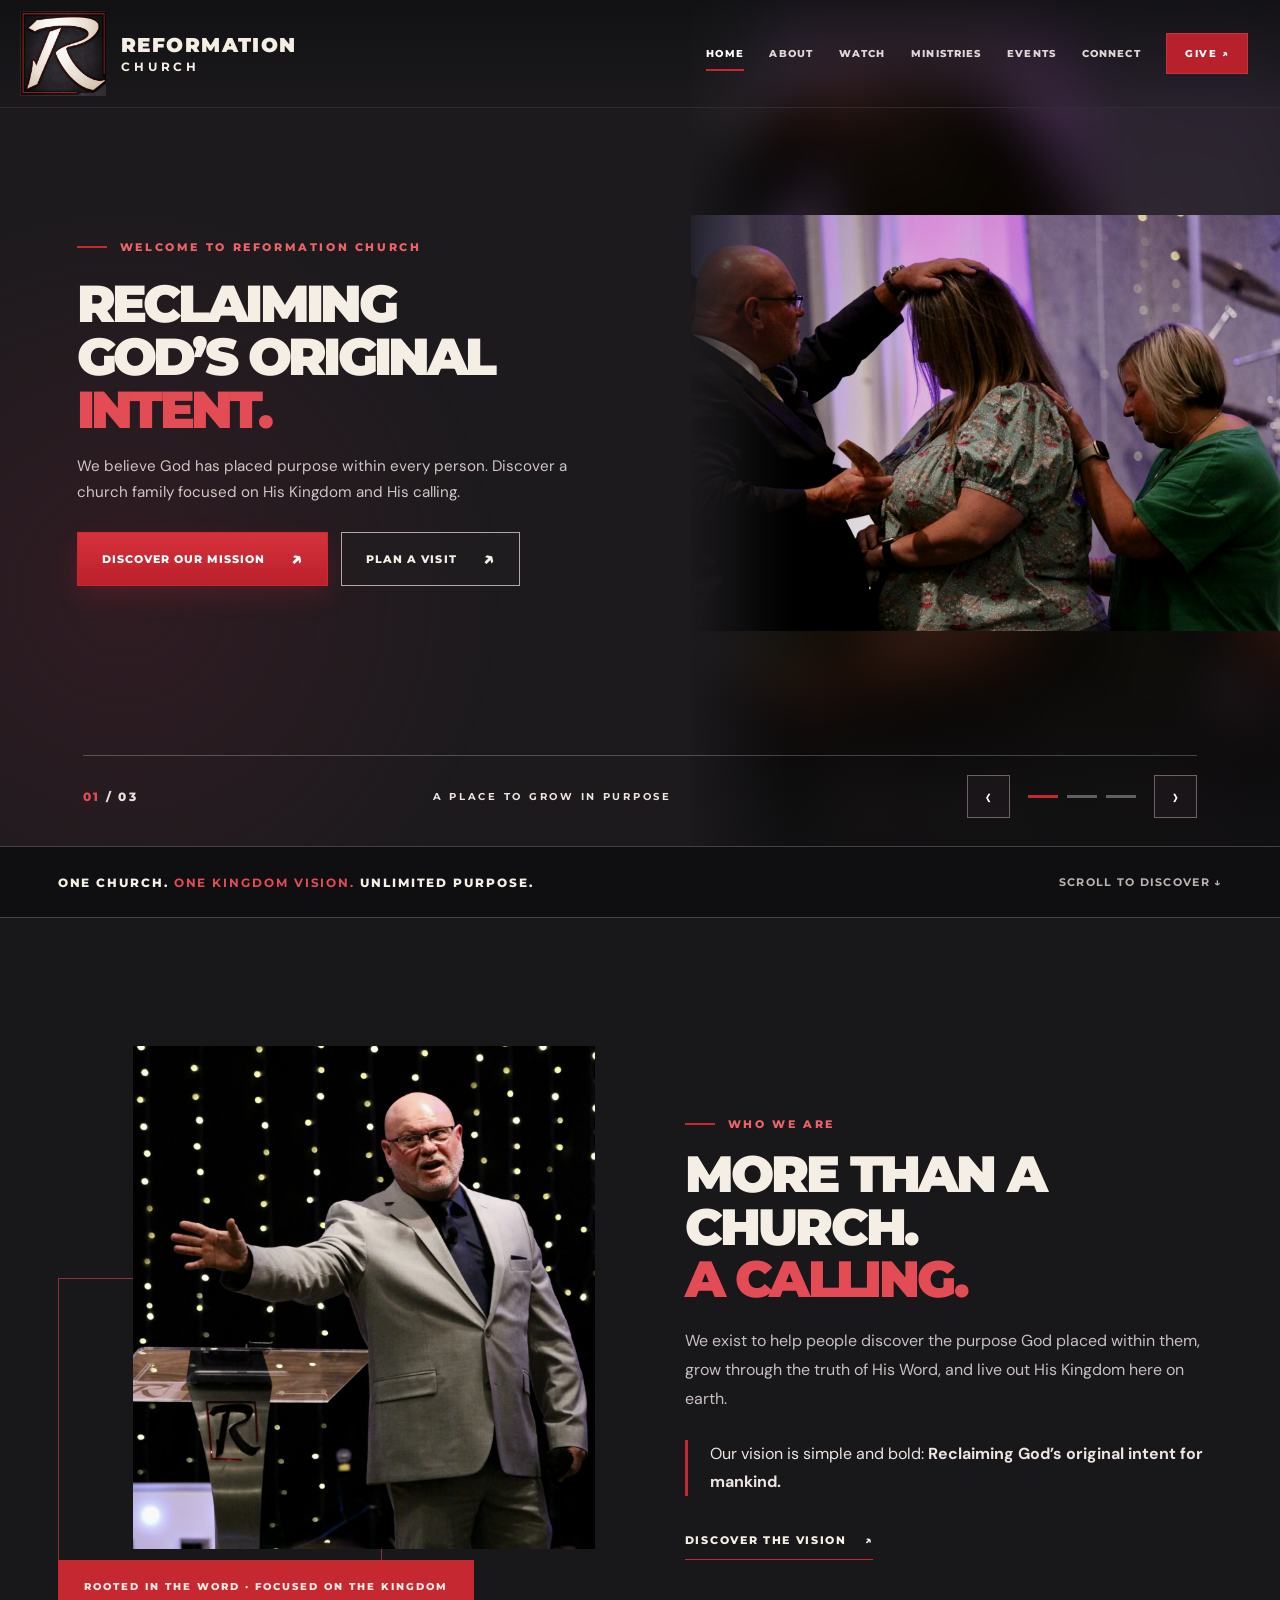
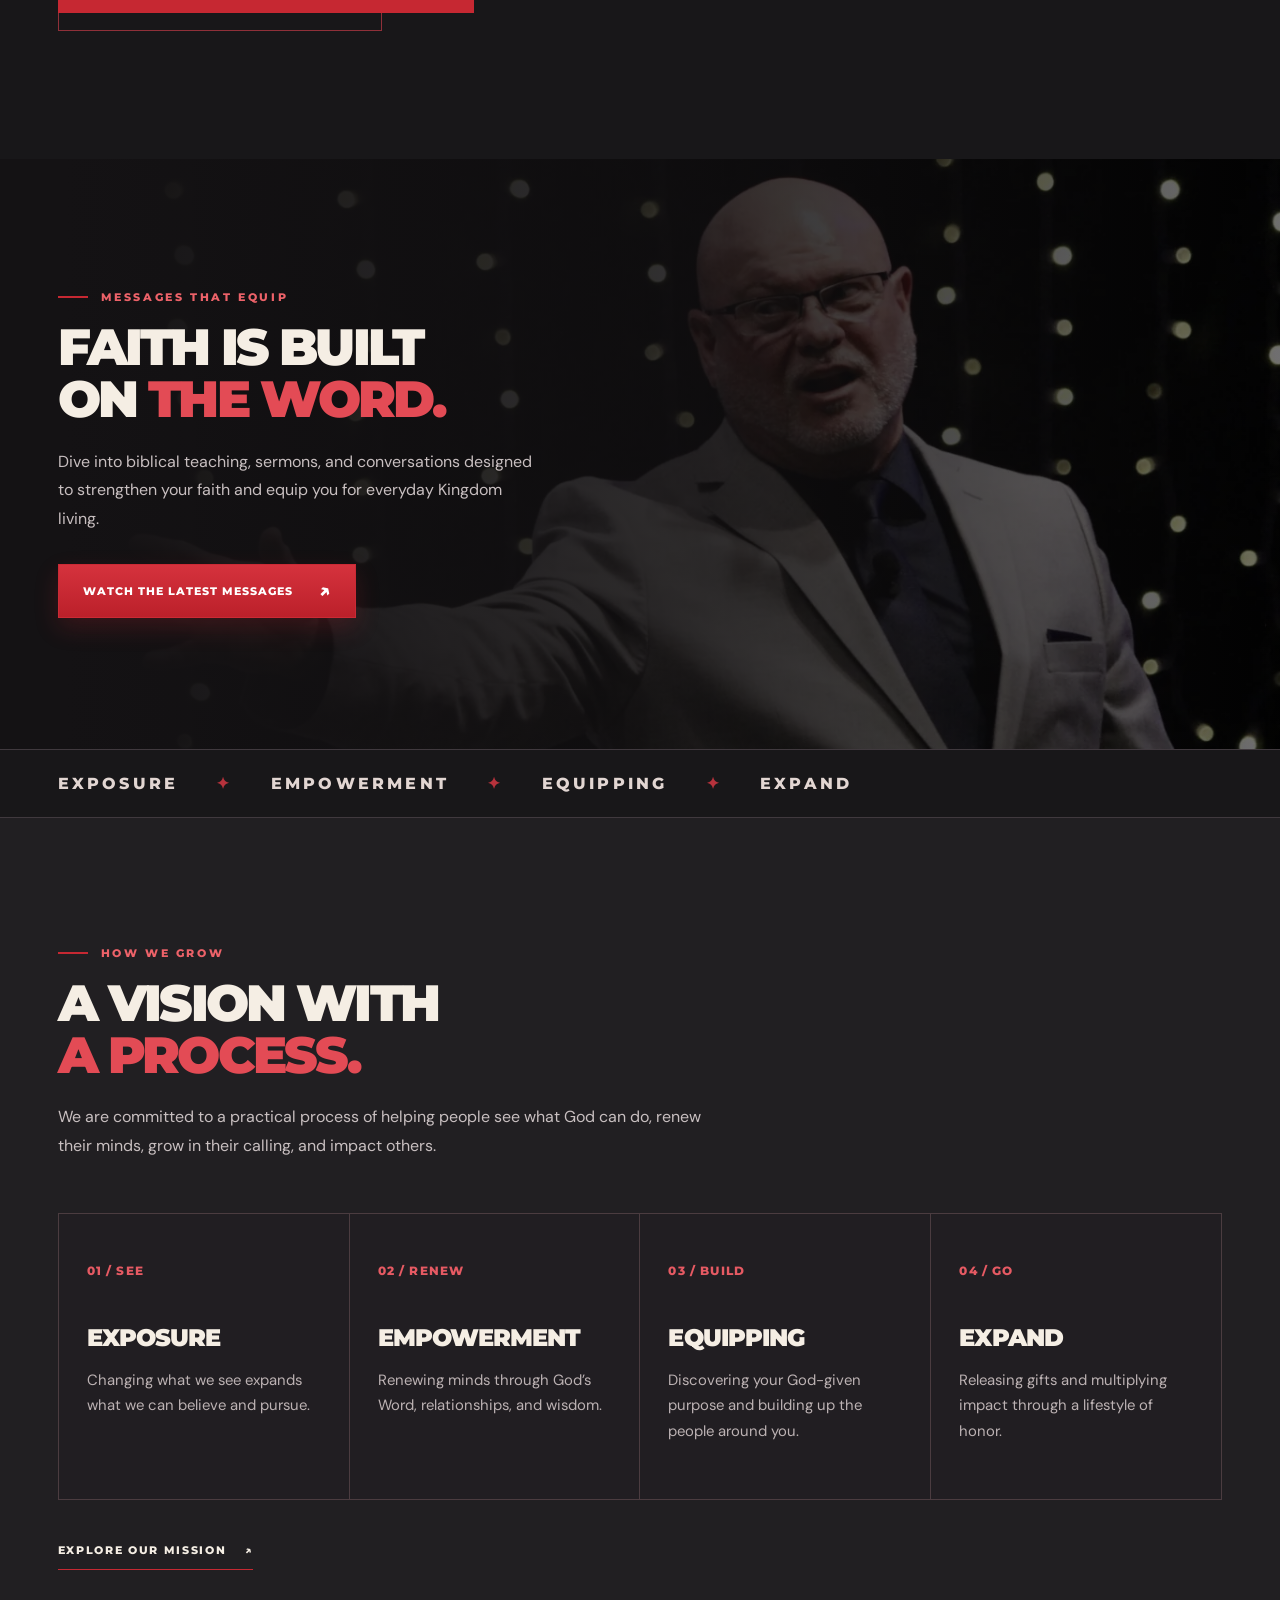
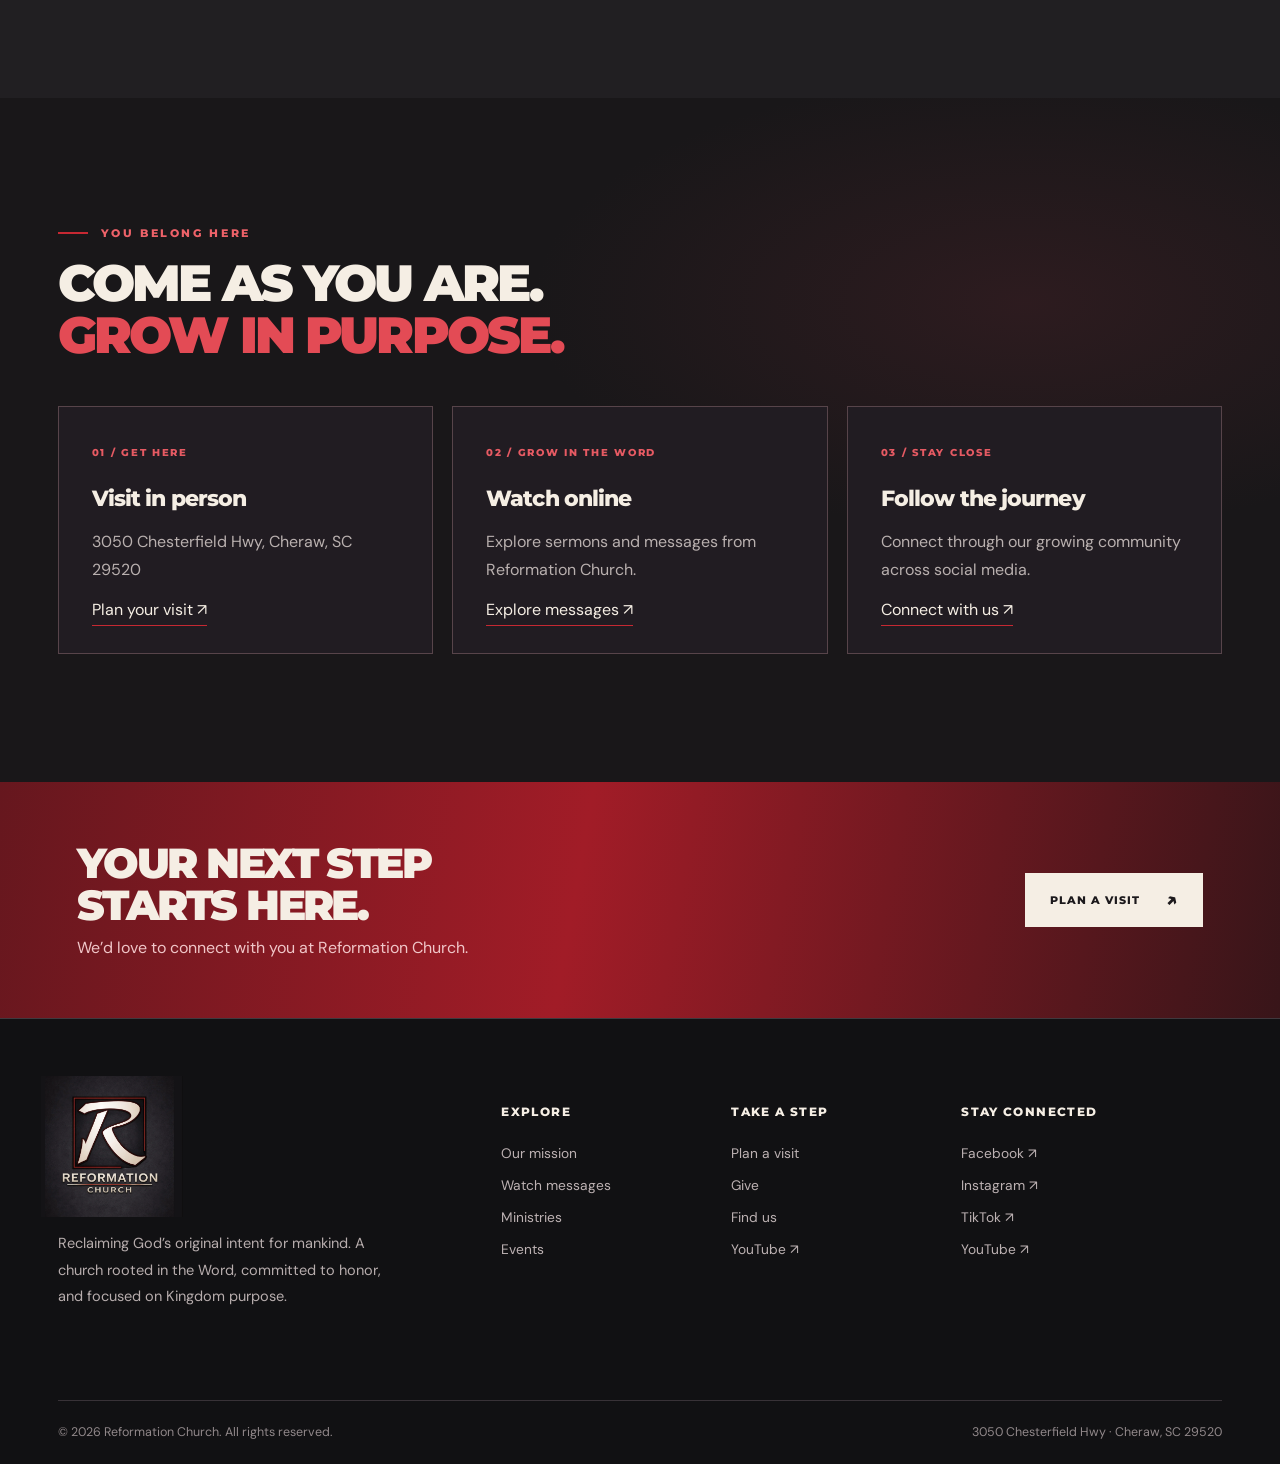
<file: index.html>
<!doctype html><html lang="en"><head>
<meta charset="utf-8"><meta name="viewport" content="width=device-width, initial-scale=1">
<meta name="theme-color" content="#181719"><meta name="description" content="Reformation Church in Cheraw, South Carolina. Reclaiming God’s original intent for mankind.">
<title>Home | Reformation Church</title>
<link rel="icon" type="image/webp" href="assets/images/logo-mark.webp"><link rel="preconnect" href="https://fonts.googleapis.com"><link rel="preconnect" href="https://fonts.gstatic.com" crossorigin>
<link rel="stylesheet" href="assets/css/styles.css">
</head><body>
<a class="sr-only" href="#main">Skip to content</a>
<header class="site-header">
  <div class="header-inner">
    <a class="brand" href="index.html" aria-label="Reformation Church homepage"><img class="brand-mark" src="assets/images/logo-mark.webp" alt=""><span class="brand-label">REFORMATION<small>CHURCH</small></span></a>
    <button class="menu-toggle" aria-label="Open menu" aria-expanded="false" aria-controls="site-nav">☰</button>
    <nav class="nav-links" id="site-nav" aria-label="Main navigation">
      <a href="index.html" aria-current="page">Home</a>
<a href="about.html">About</a>
<a href="watch.html">Watch</a>
<a href="ministries.html">Ministries</a>
<a href="events.html">Events</a>
<a href="connect.html">Connect</a>
      <a class="nav-give" href="give.html">Give ↗</a>
    </nav>
  </div>
</header>
<main id="main">
<section class="hero" id="hero-carousel" aria-label="Welcome to Reformation Church photo carousel">
  <div class="hero-slides" aria-live="off"></div>
  <div class="hero-bottom"><div class="slide-counter" aria-live="polite"><span>01</span> / 03</div><span class="scroll-cue">A place to grow in purpose</span>
  <div class="carousel-controls"><button class="slide-arrow prev-slide" aria-label="Previous slide">‹</button><div class="slide-dots" aria-label="Carousel slides"></div><button class="slide-arrow next-slide" aria-label="Next slide">›</button></div></div>
</section>
<div class="intro-strip"><div class="container intro-inner"><p>ONE CHURCH. <strong>ONE KINGDOM VISION.</strong> UNLIMITED PURPOSE.</p><span class="intro-scroll">Scroll to discover ↓</span></div></div>
<section class="section dark"><div class="container split intro-feature">
  <div class="image-stack"><img class="main" src="assets/images/hero-bishop.webp" alt="Bishop TC Holmes preaching at Reformation Church" loading="lazy"><div class="picture-label">Rooted in the Word · Focused on the Kingdom</div></div>
  <div><div class="eyebrow">Who we are</div><h2 class="section-heading">MORE THAN A<br>CHURCH.<br><span class="text-red">A CALLING.</span></h2>
  <p class="body-copy">We exist to help people discover the purpose God placed within them, grow through the truth of His Word, and live out His Kingdom here on earth.</p>
  <div class="mission-highlight"><p>Our vision is simple and bold: <strong>Reclaiming God’s original intent for mankind.</strong></p></div>
  <a class="section-link" href="about.html">Discover the vision <span aria-hidden="true">↗</span></a></div>
</div></section>
<section class="watch-splash"><img class="bg" src="assets/images/hero-bishop.webp" alt="" loading="lazy"><div class="container watch-content"><div class="eyebrow">Messages that equip</div><h2 class="section-heading">FAITH IS BUILT<br>ON <span class="text-red">THE WORD.</span></h2><p class="body-copy">Dive into biblical teaching, sermons, and conversations designed to strengthen your faith and equip you for everyday Kingdom living.</p><a class="btn primary" href="watch.html">Watch the latest messages <span class="btn-arrow" aria-hidden="true">↗</span></a></div></section>
<div class="marquee-strip"><div class="container">EXPOSURE <span class="divider-dot">✦</span> EMPOWERMENT <span class="divider-dot">✦</span> EQUIPPING <span class="divider-dot">✦</span> EXPAND</div></div>
<section class="section alt"><div class="container"><div class="eyebrow">How we grow</div><h2 class="section-heading">A VISION WITH<br><span class="text-red">A PROCESS.</span></h2><p class="body-copy">We are committed to a practical process of helping people see what God can do, renew their minds, grow in their calling, and impact others.</p>
<div class="values-grid"><div class="value-card"><span class="value-index">01 / SEE</span><h3>Exposure</h3><p>Changing what we see expands what we can believe and pursue.</p></div><div class="value-card"><span class="value-index">02 / RENEW</span><h3>Empowerment</h3><p>Renewing minds through God’s Word, relationships, and wisdom.</p></div><div class="value-card"><span class="value-index">03 / BUILD</span><h3>Equipping</h3><p>Discovering your God-given purpose and building up the people around you.</p></div><div class="value-card"><span class="value-index">04 / GO</span><h3>Expand</h3><p>Releasing gifts and multiplying impact through a lifestyle of honor.</p></div></div><div style="margin-top:38px"><a class="section-link" href="about.html">Explore our mission <span aria-hidden="true">↗</span></a></div>
</div></section>
<section class="section texture"><div class="container"><div class="eyebrow">You belong here</div><h2 class="section-heading">COME AS YOU ARE.<br><span class="text-red">GROW IN PURPOSE.</span></h2><div class="visit-grid">
<div class="visit-card"><span class="card-label">01 / Get here</span><h3>Visit in person</h3><p>3050 Chesterfield Hwy, Cheraw, SC 29520</p><a href="connect.html">Plan your visit ↗</a></div>
<div class="visit-card"><span class="card-label">02 / Grow in the Word</span><h3>Watch online</h3><p>Explore sermons and messages from Reformation Church.</p><a href="watch.html">Explore messages ↗</a></div>
<div class="visit-card"><span class="card-label">03 / Stay close</span><h3>Follow the journey</h3><p>Connect through our growing community across social media.</p><a href="connect.html">Connect with us ↗</a></div>
</div></div></section>
<div class="callout"><div><h2>YOUR NEXT STEP<br>STARTS HERE.</h2><p>We’d love to connect with you at Reformation Church.</p></div><a class="btn" href="connect.html">Plan a visit <span class="btn-arrow">↗</span></a></div>
</main>
<footer class="footer"><div class="container"><div class="footer-main">
  <div class="footer-brand"><img src="assets/images/logo-full.webp" class="footer-logo" alt="Reformation Church logo"><p class="footer-description">Reclaiming God’s original intent for mankind. A church rooted in the Word, committed to honor, and focused on Kingdom purpose.</p></div>
  <div><h4>Explore</h4><div class="footer-links"><a href="about.html">Our mission</a><a href="watch.html">Watch messages</a><a href="ministries.html">Ministries</a><a href="events.html">Events</a></div></div>
  <div><h4>Take a step</h4><div class="footer-links"><a href="connect.html">Plan a visit</a><a href="give.html">Give</a><a href="connect.html">Find us</a><a href="https://youtube.com/@ReformationChurchCheraw" target="_blank" rel="noopener noreferrer">YouTube ↗</a></div></div>
  <div><h4>Stay connected</h4><div class="footer-links"><a data-social="facebook">Facebook ↗</a><a data-social="instagram">Instagram ↗</a><a data-social="tiktok">TikTok ↗</a><a data-social="youtube">YouTube ↗</a><a data-social="rumble">Rumble ↗</a></div></div>
</div><div class="footer-bottom"><span>© <span id="year">2026</span> Reformation Church. All rights reserved.</span><span>3050 Chesterfield Hwy · Cheraw, SC 29520</span></div></div></footer>
<script src="assets/js/site-data.js"></script><script src="assets/js/site.js"></script>
<script>document.getElementById('year').textContent=new Date().getFullYear()</script>
</body></html>
</file>
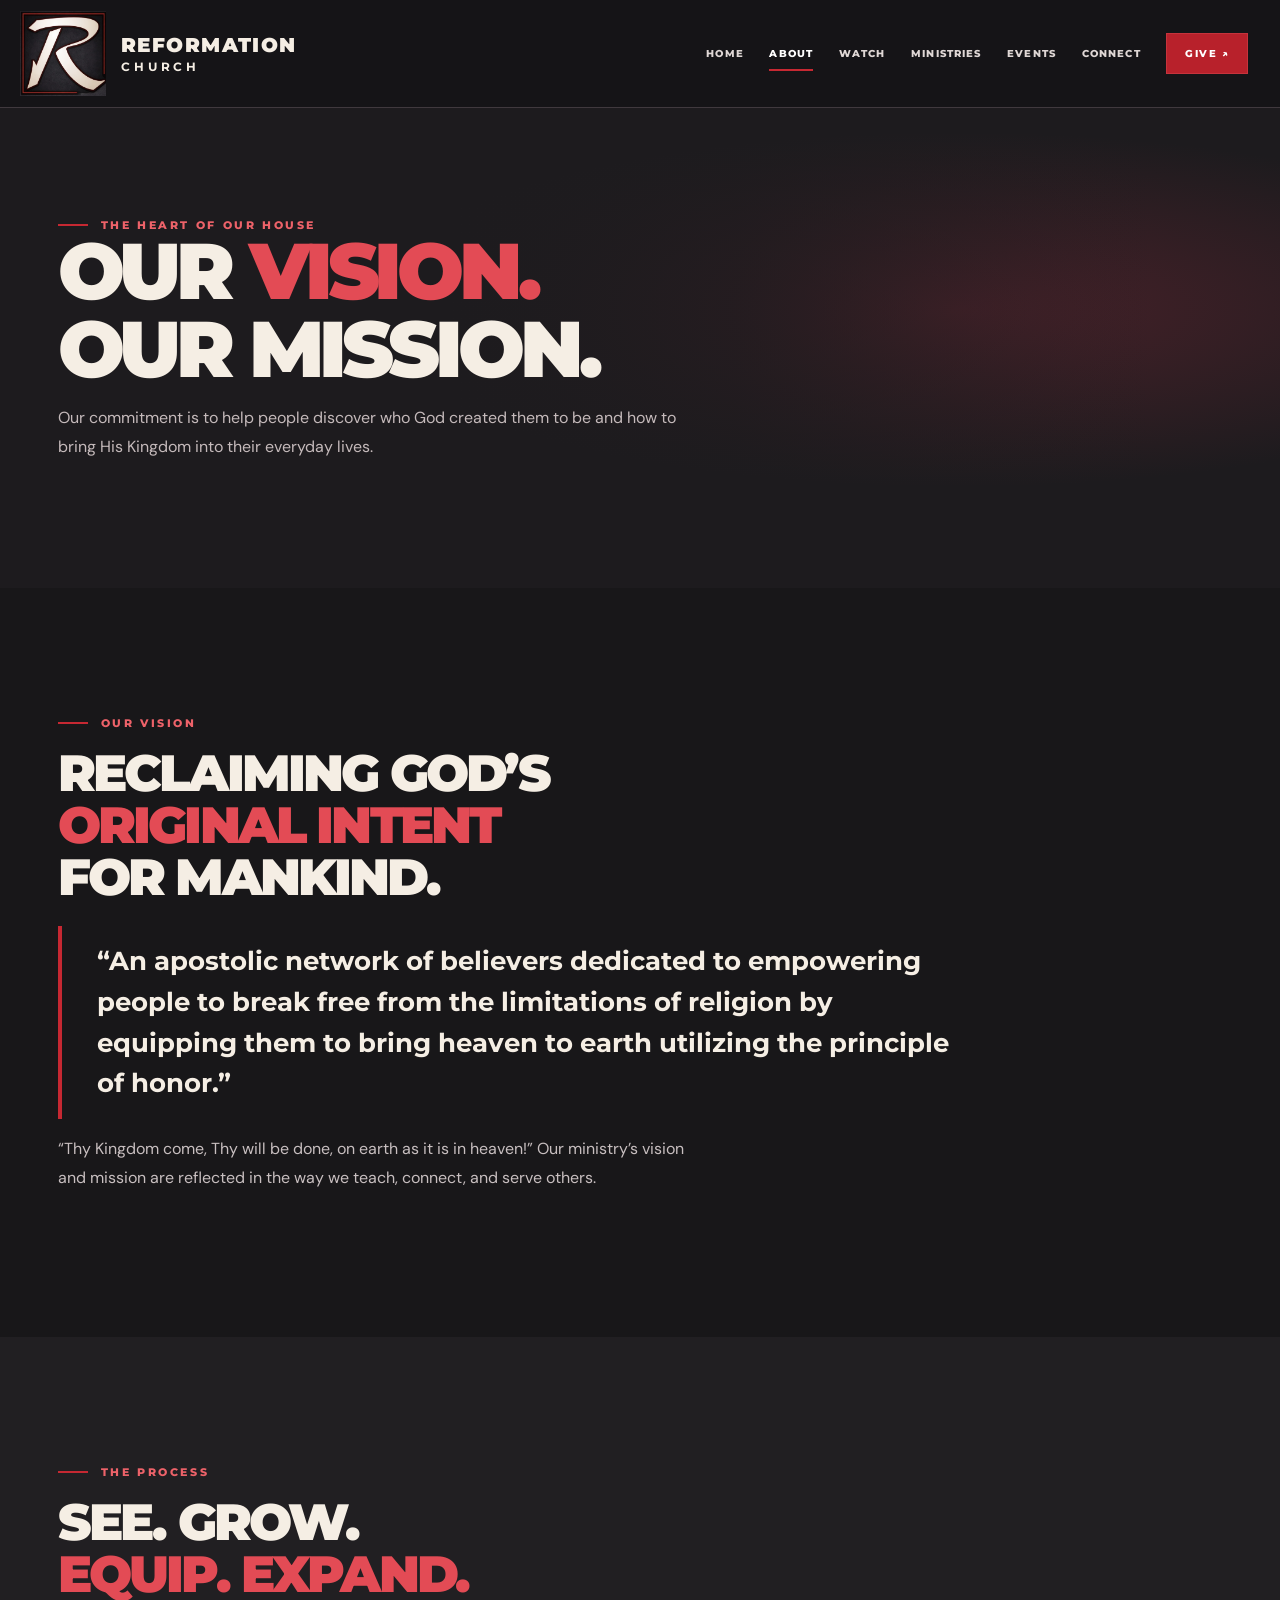
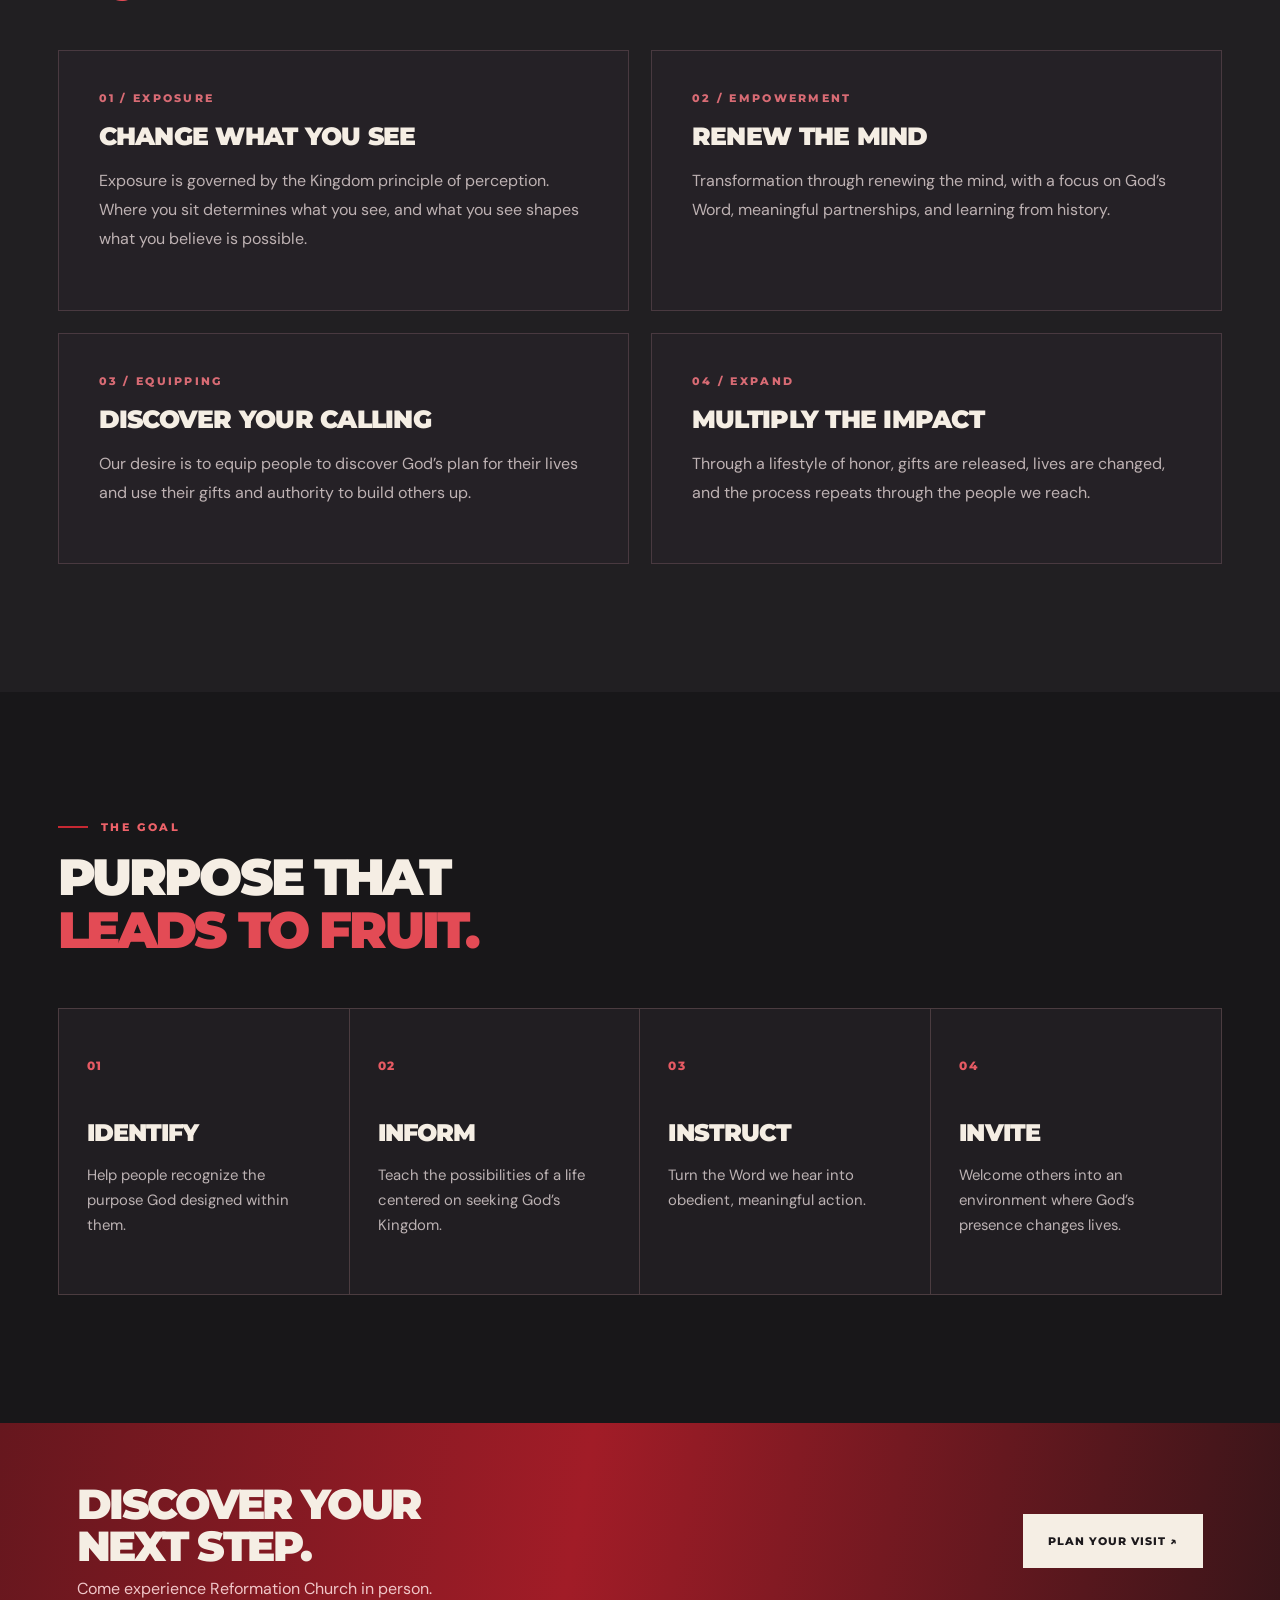
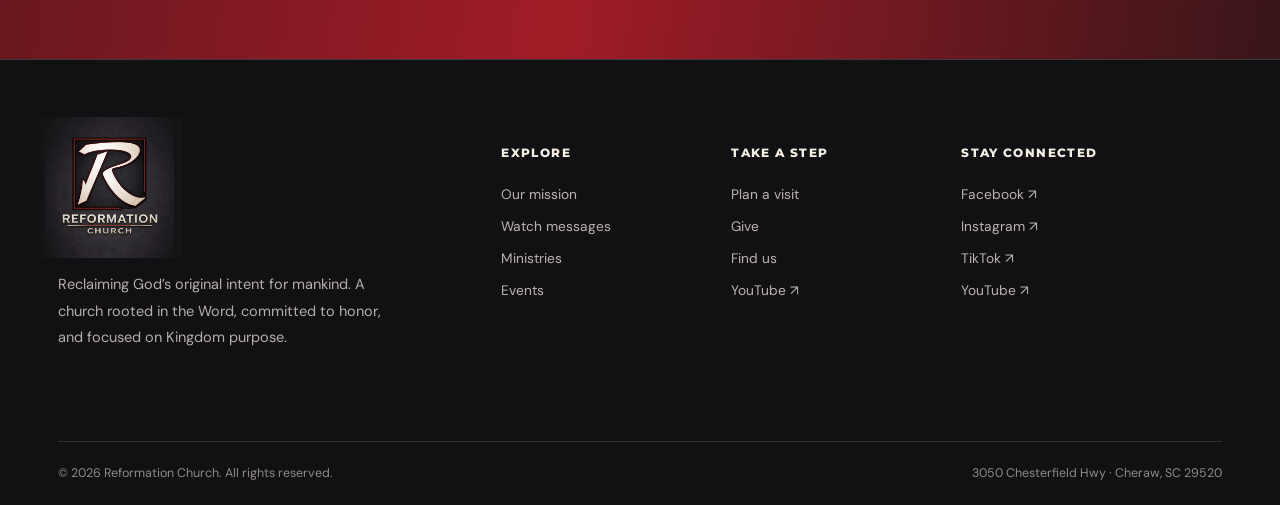
<file: about.html>
<!doctype html><html lang="en"><head>
<meta charset="utf-8"><meta name="viewport" content="width=device-width, initial-scale=1">
<meta name="theme-color" content="#181719"><meta name="description" content="Reformation Church in Cheraw, South Carolina. Reclaiming God’s original intent for mankind.">
<title>About | Reformation Church</title>
<link rel="icon" type="image/webp" href="assets/images/logo-mark.webp"><link rel="preconnect" href="https://fonts.googleapis.com"><link rel="preconnect" href="https://fonts.gstatic.com" crossorigin>
<link rel="stylesheet" href="assets/css/styles.css">
</head><body>
<a class="sr-only" href="#main">Skip to content</a>
<header class="site-header inner-header">
  <div class="header-inner">
    <a class="brand" href="index.html" aria-label="Reformation Church homepage"><img class="brand-mark" src="assets/images/logo-mark.webp" alt=""><span class="brand-label">REFORMATION<small>CHURCH</small></span></a>
    <button class="menu-toggle" aria-label="Open menu" aria-expanded="false" aria-controls="site-nav">☰</button>
    <nav class="nav-links" id="site-nav" aria-label="Main navigation">
      <a href="index.html">Home</a>
<a href="about.html" aria-current="page">About</a>
<a href="watch.html">Watch</a>
<a href="ministries.html">Ministries</a>
<a href="events.html">Events</a>
<a href="connect.html">Connect</a>
      <a class="nav-give" href="give.html">Give ↗</a>
    </nav>
  </div>
</header>
<main id="main">
<section class="page-hero"><div class="container page-hero-inner"><div class="eyebrow">The heart of our house</div><h1 class="display">OUR <span class="text-red">VISION.</span><br>OUR MISSION.</h1><p>Our commitment is to help people discover who God created them to be and how to bring His Kingdom into their everyday lives.</p></div></section>
<section class="section dark"><div class="container"><div class="eyebrow">Our vision</div><h2 class="section-heading">RECLAIMING GOD’S<br><span class="text-red">ORIGINAL INTENT</span><br>FOR MANKIND.</h2><div class="mission-quote">“An apostolic network of believers dedicated to empowering people to break free from the limitations of religion by equipping them to bring heaven to earth utilizing the principle of honor.”</div><p class="body-copy">“Thy Kingdom come, Thy will be done, on earth as it is in heaven!” Our ministry’s vision and mission are reflected in the way we teach, connect, and serve others.</p></div></section>
<section class="section alt"><div class="container"><div class="eyebrow">The process</div><h2 class="section-heading">SEE. GROW.<br><span class="text-red">EQUIP. EXPAND.</span></h2><div class="principles">
<div class="principle"><div class="small-index">01 / EXPOSURE</div><h3>Change what you see</h3><p>Exposure is governed by the Kingdom principle of perception. Where you sit determines what you see, and what you see shapes what you believe is possible.</p></div>
<div class="principle"><div class="small-index">02 / EMPOWERMENT</div><h3>Renew the mind</h3><p>Transformation through renewing the mind, with a focus on God’s Word, meaningful partnerships, and learning from history.</p></div>
<div class="principle"><div class="small-index">03 / EQUIPPING</div><h3>Discover your calling</h3><p>Our desire is to equip people to discover God’s plan for their lives and use their gifts and authority to build others up.</p></div>
<div class="principle"><div class="small-index">04 / EXPAND</div><h3>Multiply the impact</h3><p>Through a lifestyle of honor, gifts are released, lives are changed, and the process repeats through the people we reach.</p></div></div></div></section>
<section class="section dark"><div class="container"><div class="eyebrow">The goal</div><h2 class="section-heading">PURPOSE THAT<br><span class="text-red">LEADS TO FRUIT.</span></h2><div class="values-grid"><div class="value-card"><span class="value-index">01</span><h3>Identify</h3><p>Help people recognize the purpose God designed within them.</p></div><div class="value-card"><span class="value-index">02</span><h3>Inform</h3><p>Teach the possibilities of a life centered on seeking God’s Kingdom.</p></div><div class="value-card"><span class="value-index">03</span><h3>Instruct</h3><p>Turn the Word we hear into obedient, meaningful action.</p></div><div class="value-card"><span class="value-index">04</span><h3>Invite</h3><p>Welcome others into an environment where God’s presence changes lives.</p></div></div></div></section>
<div class="callout"><div><h2>DISCOVER YOUR<br>NEXT STEP.</h2><p>Come experience Reformation Church in person.</p></div><a class="btn" href="connect.html">Plan your visit ↗</a></div>
</main>
<footer class="footer"><div class="container"><div class="footer-main">
  <div class="footer-brand"><img src="assets/images/logo-full.webp" class="footer-logo" alt="Reformation Church logo"><p class="footer-description">Reclaiming God’s original intent for mankind. A church rooted in the Word, committed to honor, and focused on Kingdom purpose.</p></div>
  <div><h4>Explore</h4><div class="footer-links"><a href="about.html">Our mission</a><a href="watch.html">Watch messages</a><a href="ministries.html">Ministries</a><a href="events.html">Events</a></div></div>
  <div><h4>Take a step</h4><div class="footer-links"><a href="connect.html">Plan a visit</a><a href="give.html">Give</a><a href="connect.html">Find us</a><a href="https://youtube.com/@ReformationChurchCheraw" target="_blank" rel="noopener noreferrer">YouTube ↗</a></div></div>
  <div><h4>Stay connected</h4><div class="footer-links"><a data-social="facebook">Facebook ↗</a><a data-social="instagram">Instagram ↗</a><a data-social="tiktok">TikTok ↗</a><a data-social="youtube">YouTube ↗</a><a data-social="rumble">Rumble ↗</a></div></div>
</div><div class="footer-bottom"><span>© <span id="year">2026</span> Reformation Church. All rights reserved.</span><span>3050 Chesterfield Hwy · Cheraw, SC 29520</span></div></div></footer>
<script src="assets/js/site-data.js"></script><script src="assets/js/site.js"></script>
<script>document.getElementById('year').textContent=new Date().getFullYear()</script>
</body></html>
</file>
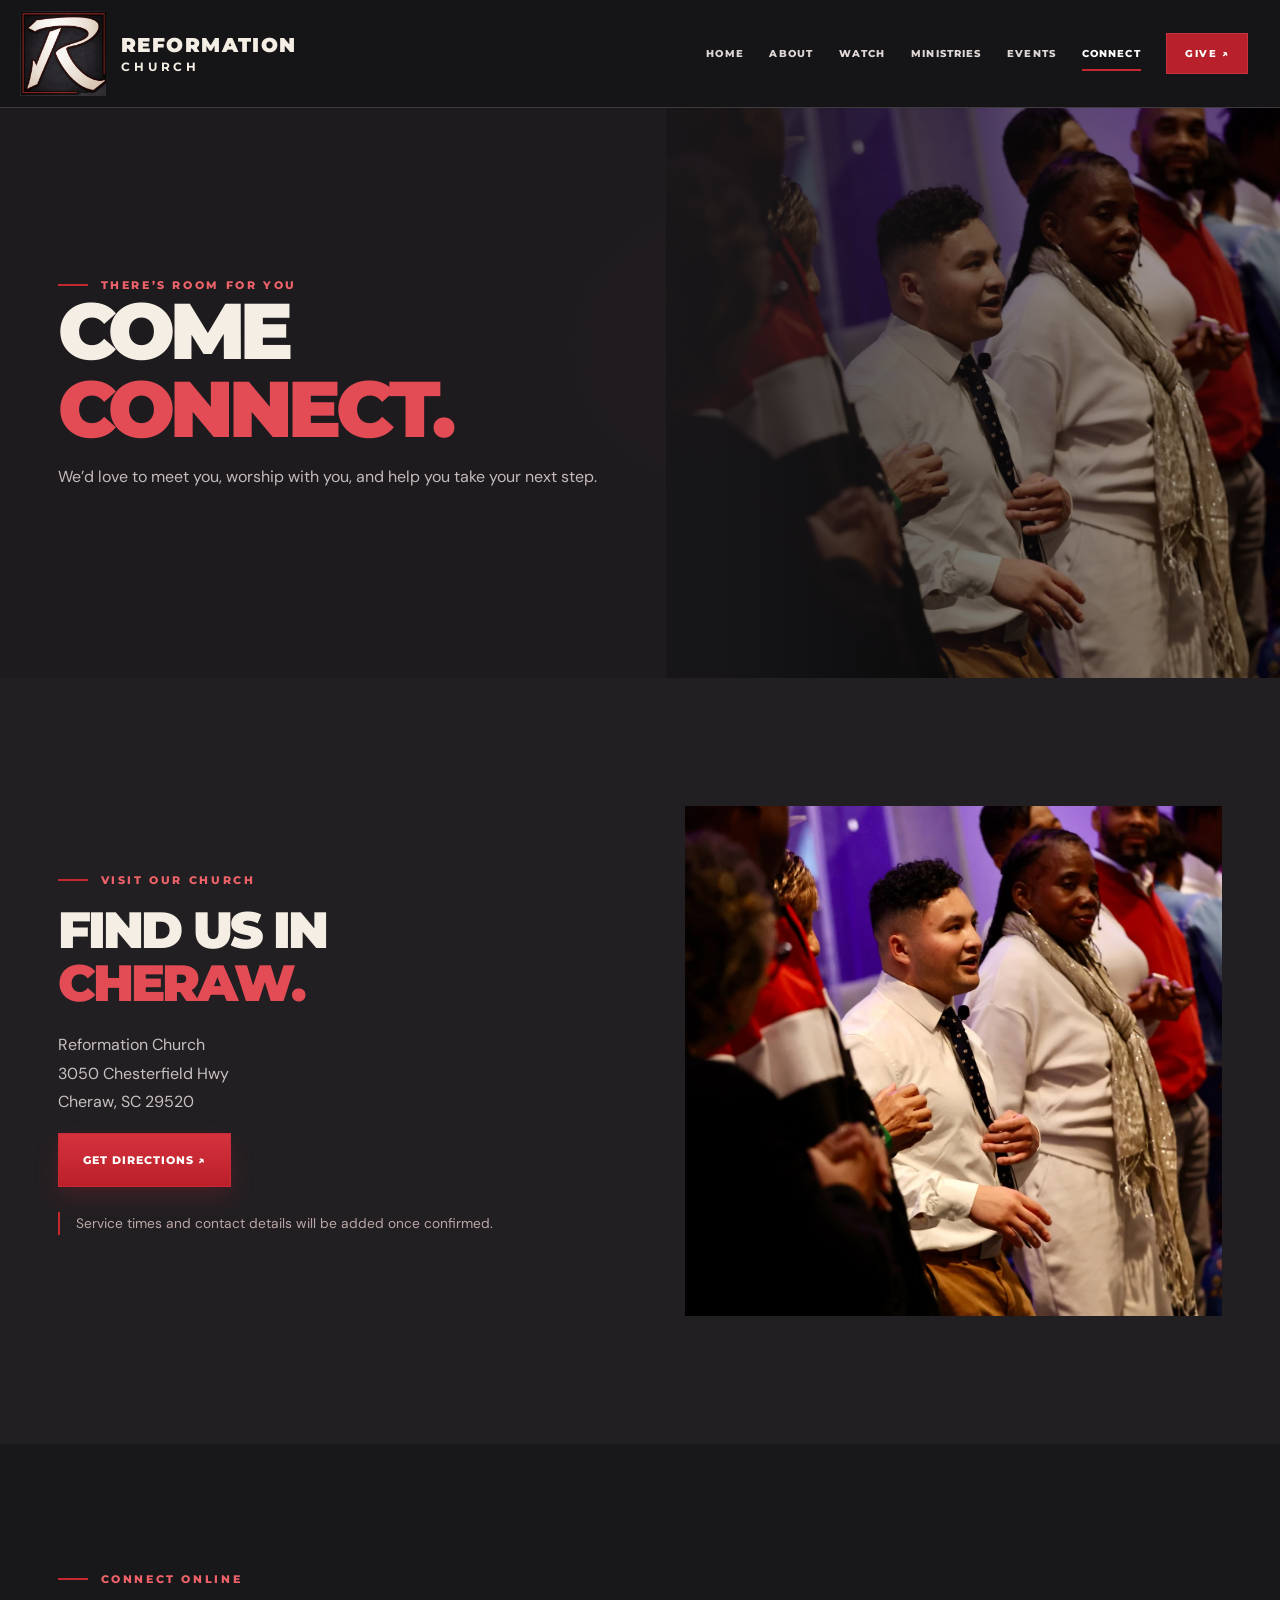
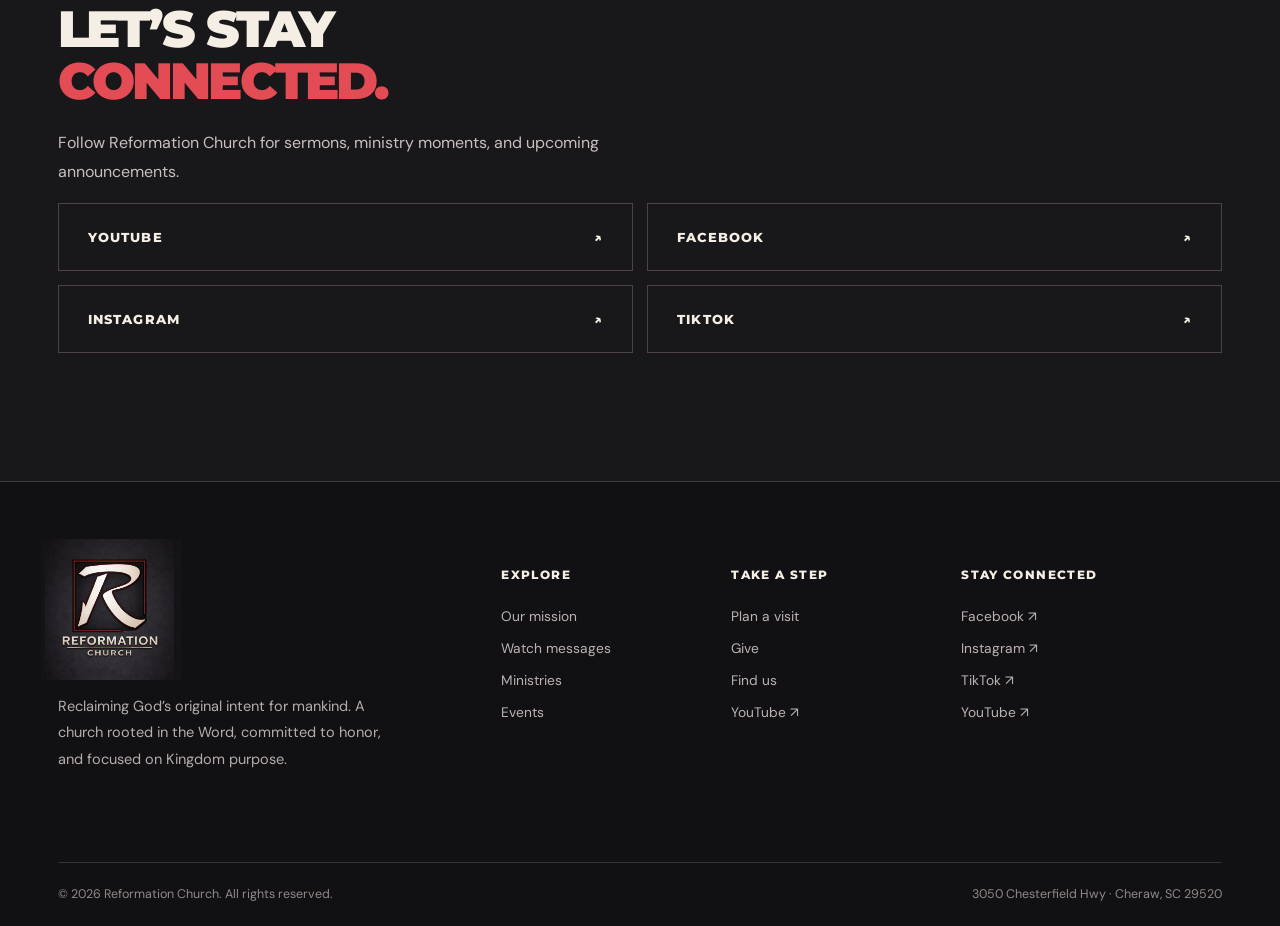
<file: connect.html>
<!doctype html><html lang="en"><head>
<meta charset="utf-8"><meta name="viewport" content="width=device-width, initial-scale=1">
<meta name="theme-color" content="#181719"><meta name="description" content="Reformation Church in Cheraw, South Carolina. Reclaiming God’s original intent for mankind.">
<title>Connect | Reformation Church</title>
<link rel="icon" type="image/webp" href="assets/images/logo-mark.webp"><link rel="preconnect" href="https://fonts.googleapis.com"><link rel="preconnect" href="https://fonts.gstatic.com" crossorigin>
<link rel="stylesheet" href="assets/css/styles.css">
</head><body>
<a class="sr-only" href="#main">Skip to content</a>
<header class="site-header inner-header">
  <div class="header-inner">
    <a class="brand" href="index.html" aria-label="Reformation Church homepage"><img class="brand-mark" src="assets/images/logo-mark.webp" alt=""><span class="brand-label">REFORMATION<small>CHURCH</small></span></a>
    <button class="menu-toggle" aria-label="Open menu" aria-expanded="false" aria-controls="site-nav">☰</button>
    <nav class="nav-links" id="site-nav" aria-label="Main navigation">
      <a href="index.html">Home</a>
<a href="about.html">About</a>
<a href="watch.html">Watch</a>
<a href="ministries.html">Ministries</a>
<a href="events.html">Events</a>
<a href="connect.html" aria-current="page">Connect</a>
      <a class="nav-give" href="give.html">Give ↗</a>
    </nav>
  </div>
</header>
<main id="main">
<section class="page-hero image-hero"><img class="cover" src="assets/images/hero-congregation.webp" alt="The Reformation Church family gathering together"><div class="container page-hero-inner"><div class="eyebrow">There’s room for you</div><h1 class="display">COME<br><span class="text-red">CONNECT.</span></h1><p>We’d love to meet you, worship with you, and help you take your next step.</p></div></section>
<section class="section alt"><div class="container page-feature"><div><div class="eyebrow">Visit our church</div><h2 class="section-heading">FIND US IN<br><span class="text-red">CHERAW.</span></h2><p class="body-copy">Reformation Church<br>3050 Chesterfield Hwy<br>Cheraw, SC 29520</p><a class="btn primary" href="https://www.google.com/maps/search/?api=1&query=3050+Chesterfield+Hwy+Cheraw+SC+29520" target="_blank" rel="noopener noreferrer">Get directions ↗</a><p class="note" style="margin-top:25px">Service times and contact details will be added once confirmed.</p></div><div class="photo-frame"><img src="assets/images/hero-congregation.webp" alt="People gathered at Reformation Church" loading="lazy"></div></div></section>
<section class="section dark"><div class="container"><div class="eyebrow">Connect online</div><h2 class="section-heading">LET’S STAY<br><span class="text-red">CONNECTED.</span></h2><p class="body-copy">Follow Reformation Church for sermons, ministry moments, and upcoming announcements.</p><div class="mini-social-grid"><a data-social="youtube">YouTube <span>↗</span></a><a data-social="facebook">Facebook <span>↗</span></a><a data-social="instagram">Instagram <span>↗</span></a><a data-social="tiktok">TikTok <span>↗</span></a><a data-social="rumble">Rumble <span>↗</span></a></div></div></section></main>
<footer class="footer"><div class="container"><div class="footer-main">
  <div class="footer-brand"><img src="assets/images/logo-full.webp" class="footer-logo" alt="Reformation Church logo"><p class="footer-description">Reclaiming God’s original intent for mankind. A church rooted in the Word, committed to honor, and focused on Kingdom purpose.</p></div>
  <div><h4>Explore</h4><div class="footer-links"><a href="about.html">Our mission</a><a href="watch.html">Watch messages</a><a href="ministries.html">Ministries</a><a href="events.html">Events</a></div></div>
  <div><h4>Take a step</h4><div class="footer-links"><a href="connect.html">Plan a visit</a><a href="give.html">Give</a><a href="connect.html">Find us</a><a href="https://youtube.com/@ReformationChurchCheraw" target="_blank" rel="noopener noreferrer">YouTube ↗</a></div></div>
  <div><h4>Stay connected</h4><div class="footer-links"><a data-social="facebook">Facebook ↗</a><a data-social="instagram">Instagram ↗</a><a data-social="tiktok">TikTok ↗</a><a data-social="youtube">YouTube ↗</a><a data-social="rumble">Rumble ↗</a></div></div>
</div><div class="footer-bottom"><span>© <span id="year">2026</span> Reformation Church. All rights reserved.</span><span>3050 Chesterfield Hwy · Cheraw, SC 29520</span></div></div></footer>
<script src="assets/js/site-data.js"></script><script src="assets/js/site.js"></script>
<script>document.getElementById('year').textContent=new Date().getFullYear()</script>
</body></html>
</file>
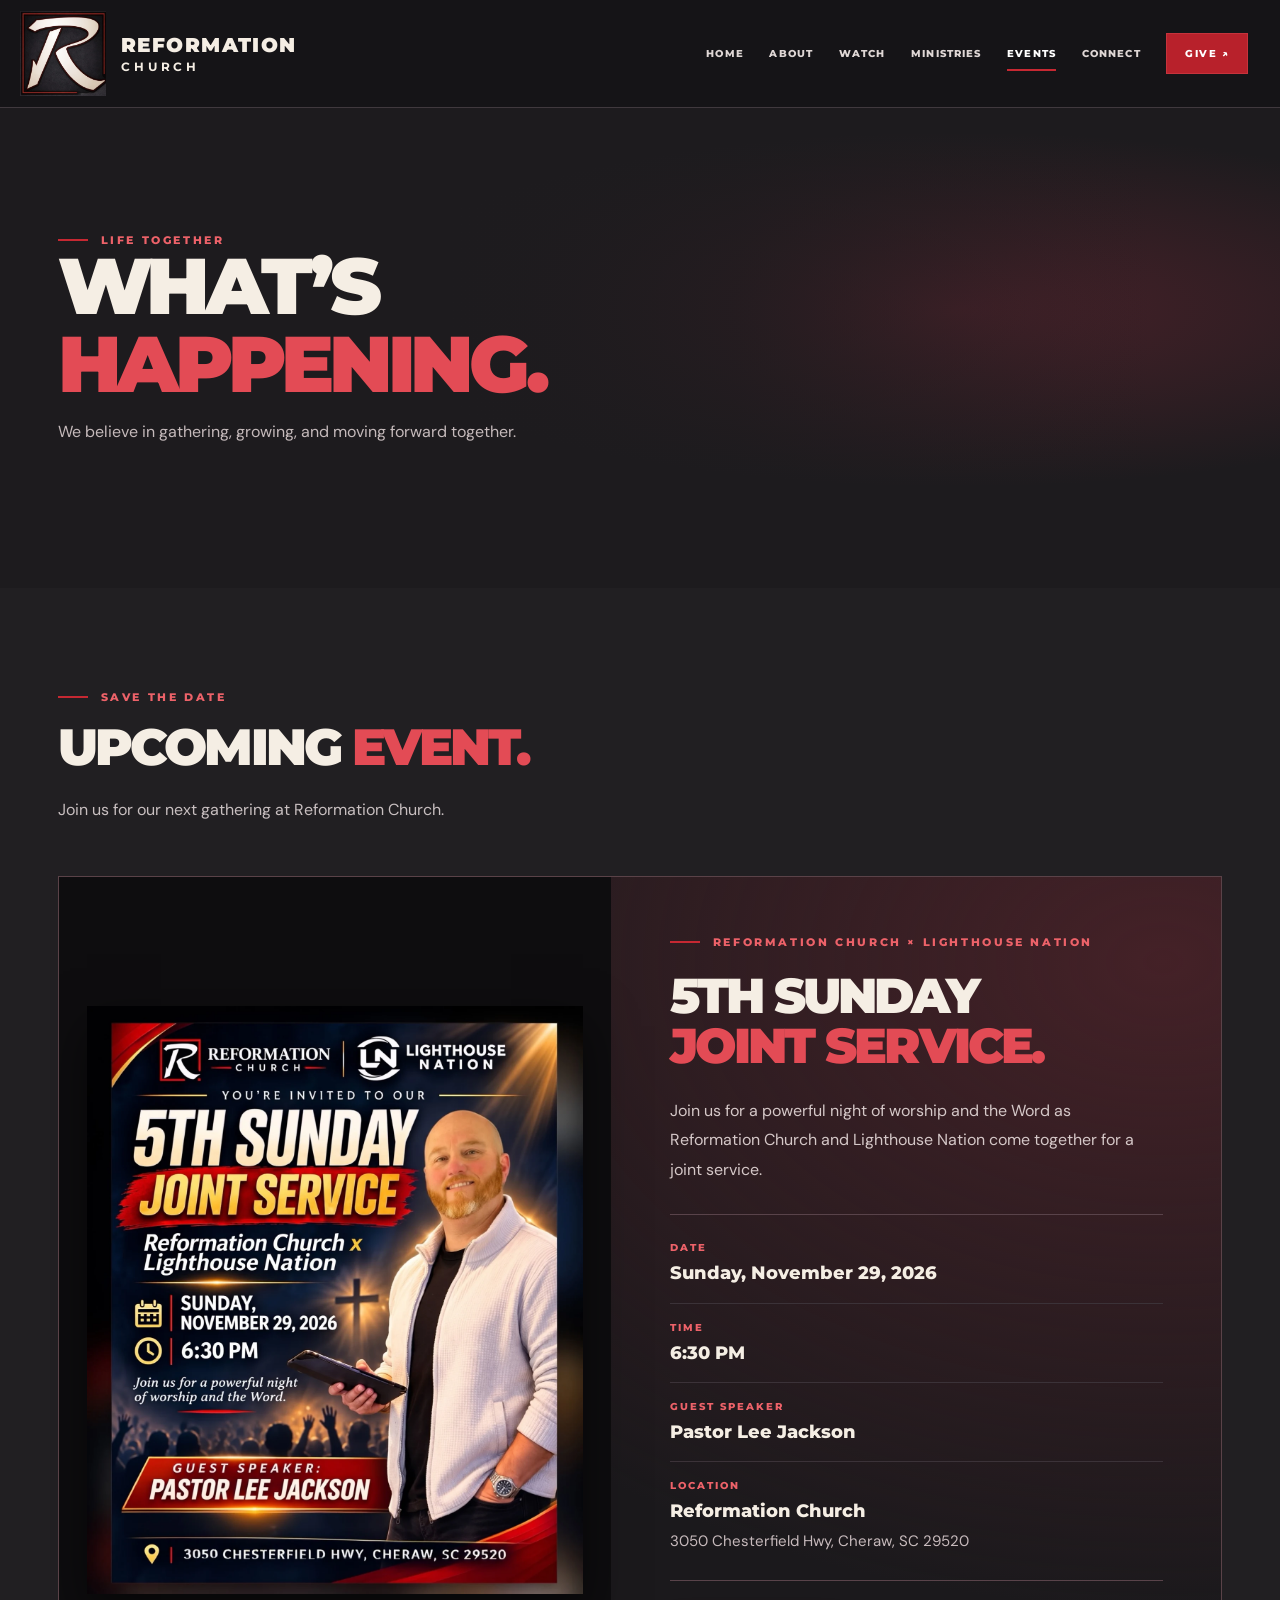
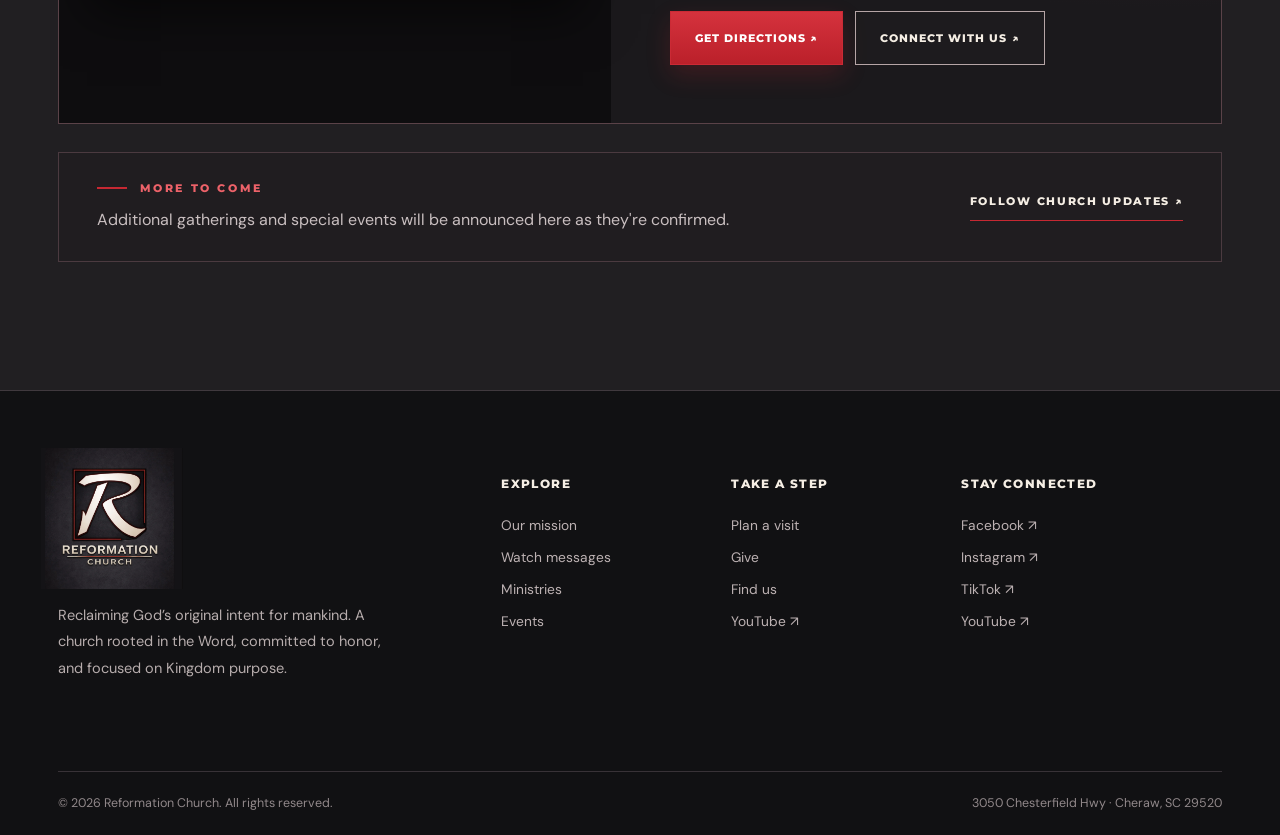
<file: events.html>
<!doctype html><html lang="en"><head>
<meta charset="utf-8"><meta name="viewport" content="width=device-width, initial-scale=1">
<meta name="theme-color" content="#181719"><meta name="description" content="Reformation Church in Cheraw, South Carolina. Reclaiming God’s original intent for mankind.">
<title>Events | Reformation Church</title>
<link rel="icon" type="image/webp" href="assets/images/logo-mark.webp"><link rel="preconnect" href="https://fonts.googleapis.com"><link rel="preconnect" href="https://fonts.gstatic.com" crossorigin>
<link rel="stylesheet" href="assets/css/styles.css">
</head><body>
<a class="sr-only" href="#main">Skip to content</a>
<header class="site-header inner-header">
  <div class="header-inner">
    <a class="brand" href="index.html" aria-label="Reformation Church homepage"><img class="brand-mark" src="assets/images/logo-mark.webp" alt=""><span class="brand-label">REFORMATION<small>CHURCH</small></span></a>
    <button class="menu-toggle" aria-label="Open menu" aria-expanded="false" aria-controls="site-nav">☰</button>
    <nav class="nav-links" id="site-nav" aria-label="Main navigation">
      <a href="index.html">Home</a>
<a href="about.html">About</a>
<a href="watch.html">Watch</a>
<a href="ministries.html">Ministries</a>
<a href="events.html" aria-current="page">Events</a>
<a href="connect.html">Connect</a>
      <a class="nav-give" href="give.html">Give ↗</a>
    </nav>
  </div>
</header>
<main id="main">
<section class="page-hero"><div class="container page-hero-inner"><div class="eyebrow">Life together</div><h1 class="display">WHAT’S<br><span class="text-red">HAPPENING.</span></h1><p>We believe in gathering, growing, and moving forward together.</p></div></section>
<section class="section alt events-section" aria-labelledby="events-heading">
  <div class="container">
    <div class="eyebrow">Save the date</div>
    <h2 id="events-heading" class="section-heading">UPCOMING <span class="text-red">EVENT.</span></h2>
    <p class="body-copy events-intro">Join us for our next gathering at Reformation Church.</p>

    <article class="event-feature" aria-labelledby="joint-service-title">
      <div class="event-flyer">
        <img src="assets/images/lighthouse-nation-5th-sunday.webp" alt="Fifth Sunday Joint Service flyer featuring Reformation Church and Lighthouse Nation, guest speaker Pastor Lee Jackson, Sunday November 29, 2026 at 6:30 PM" loading="eager" width="1400" height="1657">
      </div>
      <div class="event-content">
        <div class="eyebrow">Reformation Church × Lighthouse Nation</div>
        <h3 id="joint-service-title">5TH SUNDAY<br><span class="text-red">JOINT SERVICE.</span></h3>
        <p class="event-description">Join us for a powerful night of worship and the Word as Reformation Church and Lighthouse Nation come together for a joint service.</p>
        <div class="event-details">
          <div class="event-detail">
            <span class="event-detail-label">Date</span>
            <strong>Sunday, November 29, 2026</strong>
          </div>
          <div class="event-detail">
            <span class="event-detail-label">Time</span>
            <strong>6:30 PM</strong>
          </div>
          <div class="event-detail">
            <span class="event-detail-label">Guest speaker</span>
            <strong>Pastor Lee Jackson</strong>
          </div>
          <div class="event-detail">
            <span class="event-detail-label">Location</span>
            <strong>Reformation Church</strong>
            <span>3050 Chesterfield Hwy, Cheraw, SC 29520</span>
          </div>
        </div>
        <div class="event-actions">
          <a class="btn primary" href="https://www.google.com/maps/search/?api=1&amp;query=3050%20Chesterfield%20Hwy%2C%20Cheraw%2C%20SC%2029520" target="_blank" rel="noopener noreferrer">Get directions ↗</a>
          <a class="btn secondary" href="connect.html">Connect with us ↗</a>
        </div>
      </div>
    </article>
    <div class="event-more"><div><span class="eyebrow">More to come</span><p>Additional gatherings and special events will be announced here as they're confirmed.</p></div><a class="section-link" data-social="facebook">Follow church updates ↗</a></div>
  </div>
</section></main>
<footer class="footer"><div class="container"><div class="footer-main">
  <div class="footer-brand"><img src="assets/images/logo-full.webp" class="footer-logo" alt="Reformation Church logo"><p class="footer-description">Reclaiming God’s original intent for mankind. A church rooted in the Word, committed to honor, and focused on Kingdom purpose.</p></div>
  <div><h4>Explore</h4><div class="footer-links"><a href="about.html">Our mission</a><a href="watch.html">Watch messages</a><a href="ministries.html">Ministries</a><a href="events.html">Events</a></div></div>
  <div><h4>Take a step</h4><div class="footer-links"><a href="connect.html">Plan a visit</a><a href="give.html">Give</a><a href="connect.html">Find us</a><a href="https://youtube.com/@ReformationChurchCheraw" target="_blank" rel="noopener noreferrer">YouTube ↗</a></div></div>
  <div><h4>Stay connected</h4><div class="footer-links"><a data-social="facebook">Facebook ↗</a><a data-social="instagram">Instagram ↗</a><a data-social="tiktok">TikTok ↗</a><a data-social="youtube">YouTube ↗</a><a data-social="rumble">Rumble ↗</a></div></div>
</div><div class="footer-bottom"><span>© <span id="year">2026</span> Reformation Church. All rights reserved.</span><span>3050 Chesterfield Hwy · Cheraw, SC 29520</span></div></div></footer>
<script src="assets/js/site-data.js"></script><script src="assets/js/site.js"></script>
<script>document.getElementById('year').textContent=new Date().getFullYear()</script>
</body></html>
</file>
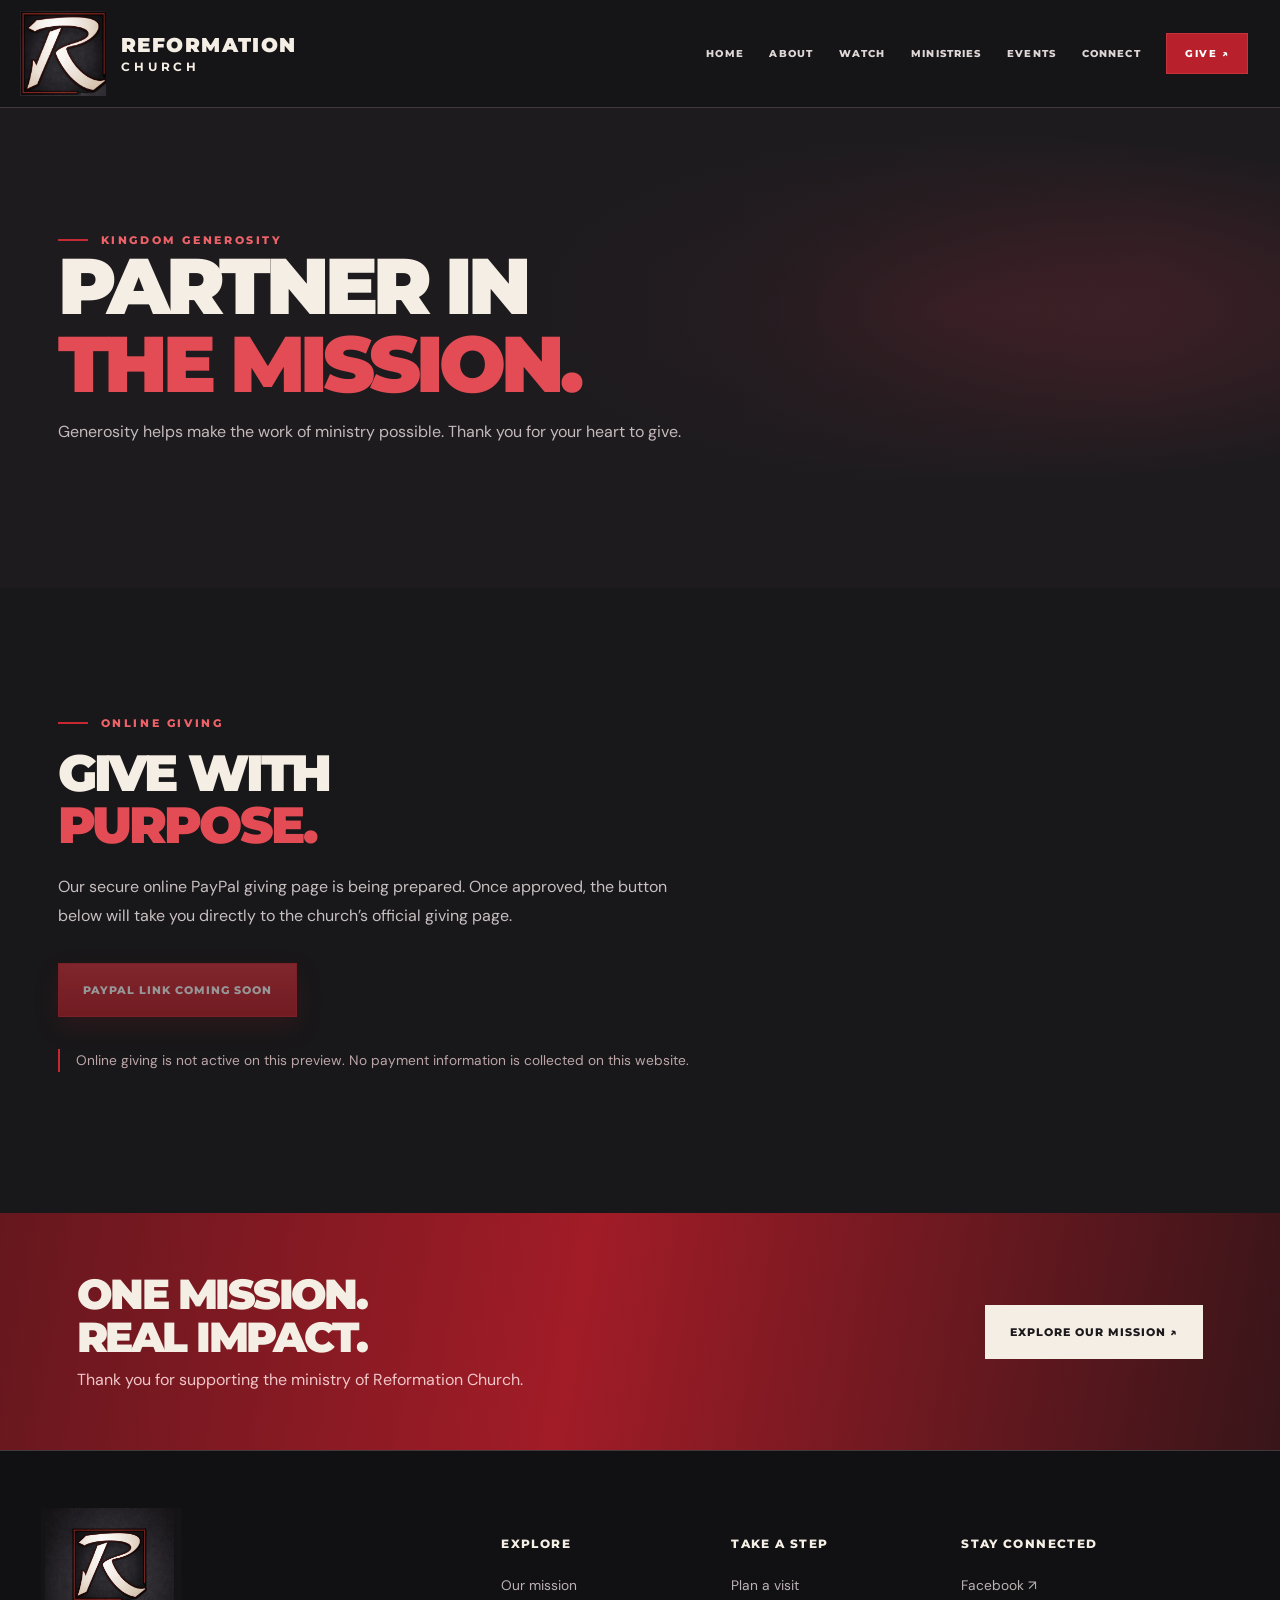
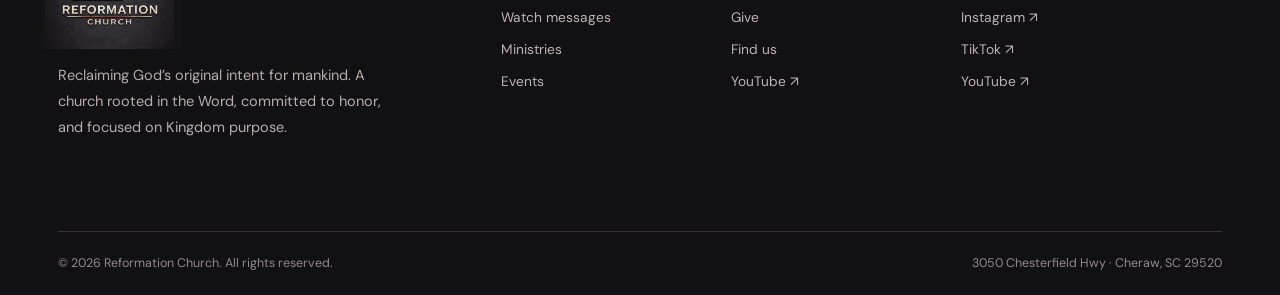
<file: give.html>
<!doctype html><html lang="en"><head>
<meta charset="utf-8"><meta name="viewport" content="width=device-width, initial-scale=1">
<meta name="theme-color" content="#181719"><meta name="description" content="Reformation Church in Cheraw, South Carolina. Reclaiming God’s original intent for mankind.">
<title>Give | Reformation Church</title>
<link rel="icon" type="image/webp" href="assets/images/logo-mark.webp"><link rel="preconnect" href="https://fonts.googleapis.com"><link rel="preconnect" href="https://fonts.gstatic.com" crossorigin>
<link rel="stylesheet" href="assets/css/styles.css">
</head><body>
<a class="sr-only" href="#main">Skip to content</a>
<header class="site-header inner-header">
  <div class="header-inner">
    <a class="brand" href="index.html" aria-label="Reformation Church homepage"><img class="brand-mark" src="assets/images/logo-mark.webp" alt=""><span class="brand-label">REFORMATION<small>CHURCH</small></span></a>
    <button class="menu-toggle" aria-label="Open menu" aria-expanded="false" aria-controls="site-nav">☰</button>
    <nav class="nav-links" id="site-nav" aria-label="Main navigation">
      <a href="index.html">Home</a>
<a href="about.html">About</a>
<a href="watch.html">Watch</a>
<a href="ministries.html">Ministries</a>
<a href="events.html">Events</a>
<a href="connect.html">Connect</a>
      <a class="nav-give" href="give.html" aria-current="page">Give ↗</a>
    </nav>
  </div>
</header>
<main id="main">
<section class="page-hero"><div class="container page-hero-inner"><div class="eyebrow">Kingdom generosity</div><h1 class="display">PARTNER IN<br><span class="text-red">THE MISSION.</span></h1><p>Generosity helps make the work of ministry possible. Thank you for your heart to give.</p></div></section>
<section class="section dark"><div class="container"><div class="eyebrow">Online giving</div><h2 class="section-heading">GIVE WITH<br><span class="text-red">PURPOSE.</span></h2><p class="body-copy">Our secure online PayPal giving page is being prepared. Once approved, the button below will take you directly to the church’s official giving page.</p><div style="margin:32px 0"><span class="btn primary disabled" data-giving aria-disabled="true">PayPal link coming soon</span></div><p class="note">Online giving is not active on this preview. No payment information is collected on this website.</p></div></section>
<div class="callout"><div><h2>ONE MISSION.<br>REAL IMPACT.</h2><p>Thank you for supporting the ministry of Reformation Church.</p></div><a class="btn" href="about.html">Explore our mission ↗</a></div></main>
<footer class="footer"><div class="container"><div class="footer-main">
  <div class="footer-brand"><img src="assets/images/logo-full.webp" class="footer-logo" alt="Reformation Church logo"><p class="footer-description">Reclaiming God’s original intent for mankind. A church rooted in the Word, committed to honor, and focused on Kingdom purpose.</p></div>
  <div><h4>Explore</h4><div class="footer-links"><a href="about.html">Our mission</a><a href="watch.html">Watch messages</a><a href="ministries.html">Ministries</a><a href="events.html">Events</a></div></div>
  <div><h4>Take a step</h4><div class="footer-links"><a href="connect.html">Plan a visit</a><a href="give.html">Give</a><a href="connect.html">Find us</a><a href="https://youtube.com/@ReformationChurchCheraw" target="_blank" rel="noopener noreferrer">YouTube ↗</a></div></div>
  <div><h4>Stay connected</h4><div class="footer-links"><a data-social="facebook">Facebook ↗</a><a data-social="instagram">Instagram ↗</a><a data-social="tiktok">TikTok ↗</a><a data-social="youtube">YouTube ↗</a><a data-social="rumble">Rumble ↗</a></div></div>
</div><div class="footer-bottom"><span>© <span id="year">2026</span> Reformation Church. All rights reserved.</span><span>3050 Chesterfield Hwy · Cheraw, SC 29520</span></div></div></footer>
<script src="assets/js/site-data.js"></script><script src="assets/js/site.js"></script>
<script>document.getElementById('year').textContent=new Date().getFullYear()</script>
</body></html>
</file>
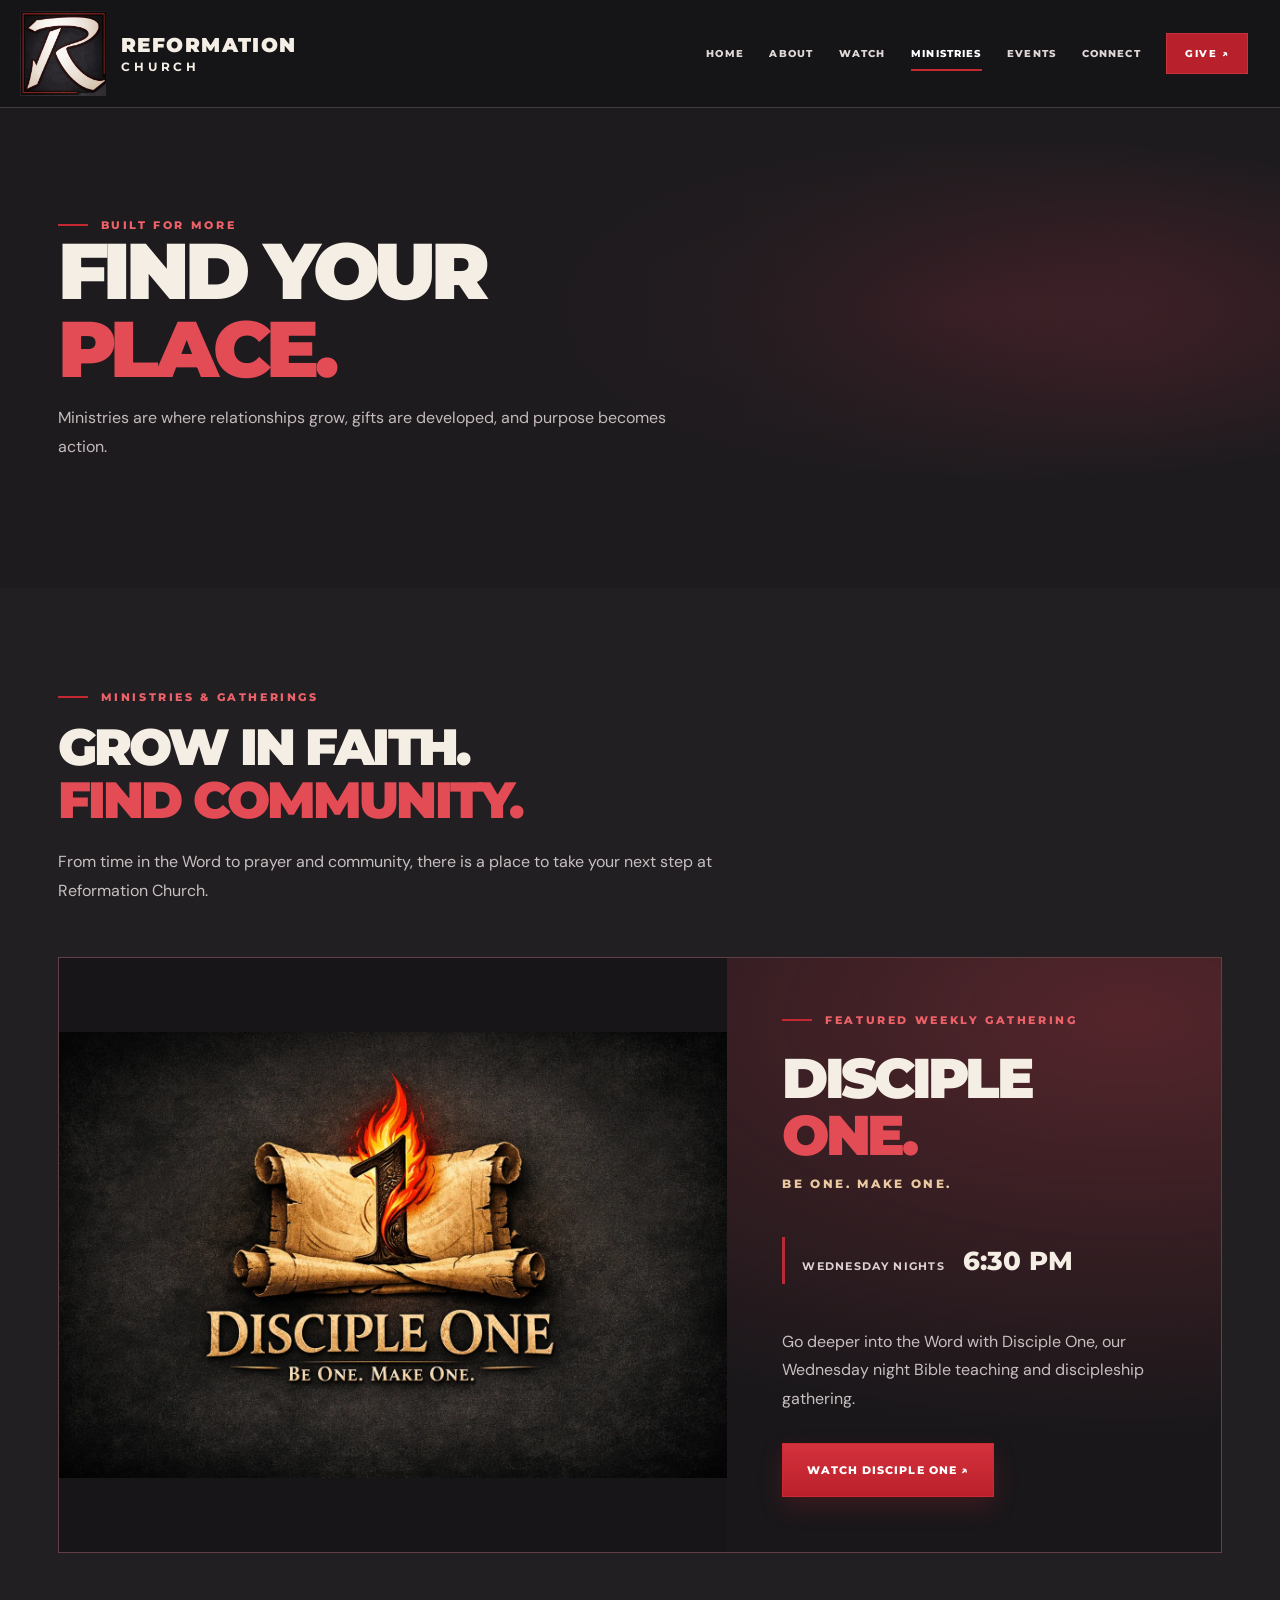
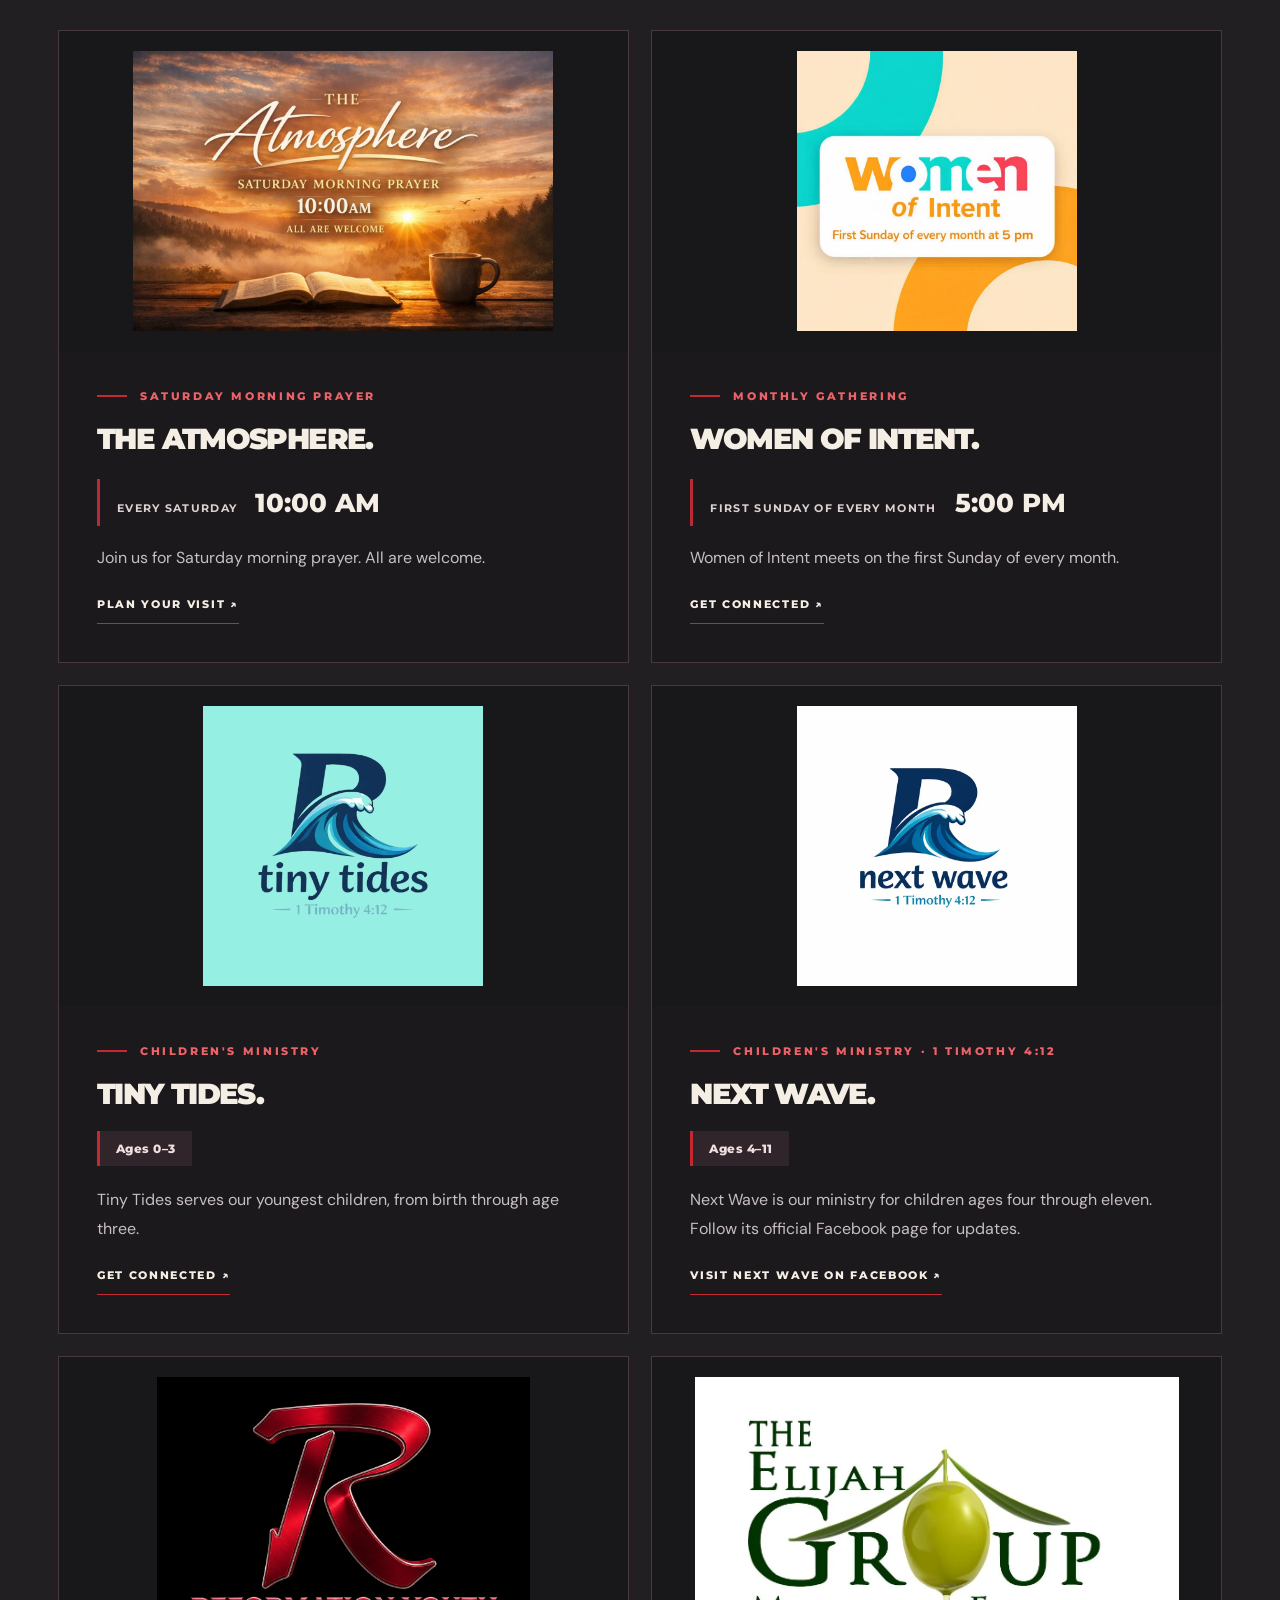
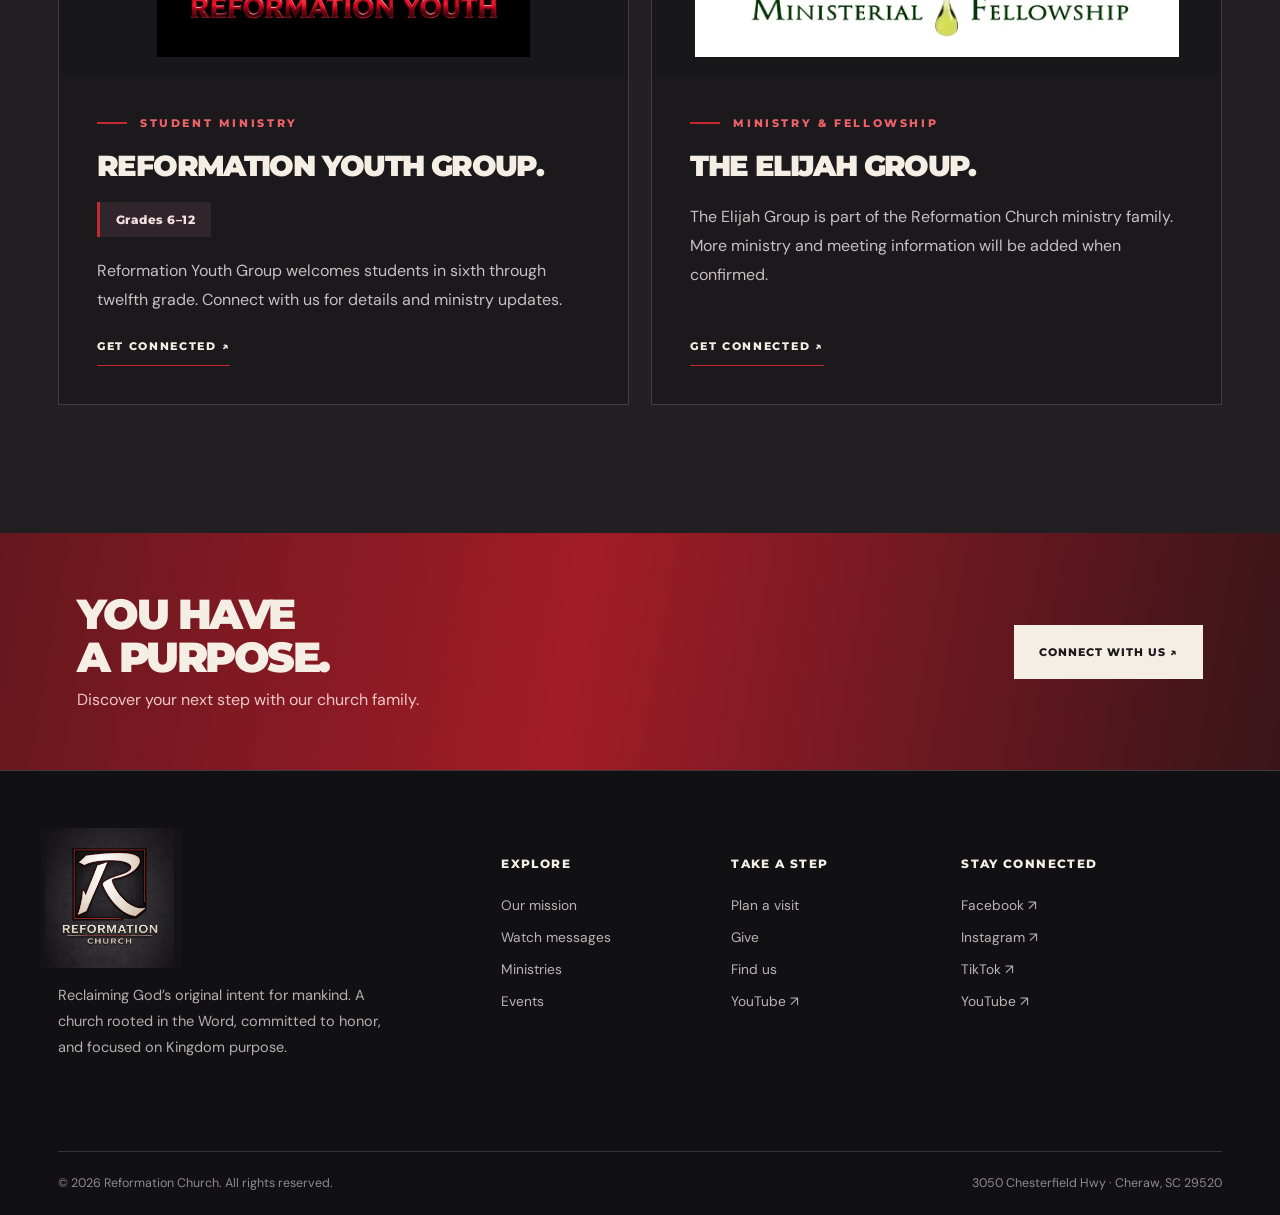
<file: ministries.html>
<!doctype html><html lang="en"><head>
<meta charset="utf-8"><meta name="viewport" content="width=device-width, initial-scale=1">
<meta name="theme-color" content="#181719"><meta name="description" content="Reformation Church in Cheraw, South Carolina. Reclaiming God’s original intent for mankind.">
<title>Ministries | Reformation Church</title>
<link rel="icon" type="image/webp" href="assets/images/logo-mark.webp"><link rel="preconnect" href="https://fonts.googleapis.com"><link rel="preconnect" href="https://fonts.gstatic.com" crossorigin>
<link rel="stylesheet" href="assets/css/styles.css">
</head><body>
<a class="sr-only" href="#main">Skip to content</a>
<header class="site-header inner-header">
  <div class="header-inner">
    <a class="brand" href="index.html" aria-label="Reformation Church homepage"><img class="brand-mark" src="assets/images/logo-mark.webp" alt=""><span class="brand-label">REFORMATION<small>CHURCH</small></span></a>
    <button class="menu-toggle" aria-label="Open menu" aria-expanded="false" aria-controls="site-nav">☰</button>
    <nav class="nav-links" id="site-nav" aria-label="Main navigation">
      <a href="index.html">Home</a>
<a href="about.html">About</a>
<a href="watch.html">Watch</a>
<a href="ministries.html" aria-current="page">Ministries</a>
<a href="events.html">Events</a>
<a href="connect.html">Connect</a>
      <a class="nav-give" href="give.html">Give ↗</a>
    </nav>
  </div>
</header>
<main id="main">
<section class="page-hero"><div class="container page-hero-inner"><div class="eyebrow">Built for more</div><h1 class="display">FIND YOUR<br><span class="text-red">PLACE.</span></h1><p>Ministries are where relationships grow, gifts are developed, and purpose becomes action.</p></div></section>
<section class="section alt ministry-section" aria-labelledby="ministries-title">
  <div class="container">
    <div class="ministry-lead">
      <div class="eyebrow">Ministries &amp; gatherings</div>
      <h2 class="section-heading" id="ministries-title">GROW IN FAITH.<br><span class="text-red">FIND COMMUNITY.</span></h2>
      <p class="body-copy">From time in the Word to prayer and community, there is a place to take your next step at Reformation Church.</p>
    </div>

    <article class="ministry-featured" id="disciple-one" aria-labelledby="disciple-one-title">
      <div class="ministry-featured-media">
        <video autoplay muted loop playsinline preload="metadata" poster="assets/images/disciple-one.webp" aria-hidden="true">
          <source src="assets/video/disciple-one-flame.mp4" type="video/mp4">
        </video>
      </div>
      <div class="ministry-featured-copy">
        <div class="eyebrow">Featured weekly gathering</div>
        <h3 id="disciple-one-title">DISCIPLE <span class="text-red">ONE.</span></h3>
        <p class="ministry-tagline">BE ONE. MAKE ONE.</p>
        <p class="ministry-meeting"><span>Wednesday nights</span> <strong>6:30 PM</strong></p>
        <p class="body-copy">Go deeper into the Word with Disciple One, our Wednesday night Bible teaching and discipleship gathering.</p>
        <a class="btn primary" href="https://www.youtube.com/watch?v=lSwhxUquP6w&amp;list=PLkqtNtNRJW116iyvXzuQtnoERsM54LtBY" target="_blank" rel="noopener noreferrer" aria-label="Watch the Disciple One YouTube playlist">Watch Disciple One ↗</a>
      </div>
    </article>

    <div class="ministry-grid">
      <article class="ministry-card" aria-labelledby="atmosphere-title">
        <div class="ministry-card-art"><img src="assets/images/atmosphere-prayer.webp" loading="lazy" alt="The Atmosphere, Saturday Morning Prayer at 10:00 AM, all are welcome"></div>
        <div class="ministry-card-copy">
          <div class="eyebrow">Saturday morning prayer</div>
          <h3 id="atmosphere-title">THE ATMOSPHERE.</h3>
          <p class="ministry-meeting"><span>Every Saturday</span> <strong>10:00 AM</strong></p>
          <p class="body-copy">Join us for Saturday morning prayer. All are welcome.</p>
          <a class="section-link" href="connect.html">Plan your visit ↗</a>
        </div>
      </article>

      <article class="ministry-card" aria-labelledby="women-title">
        <div class="ministry-card-art"><img src="assets/images/women-of-intent.webp" loading="lazy" alt="Women of Intent ministry graphic"></div>
        <div class="ministry-card-copy">
          <div class="eyebrow">Monthly gathering</div>
          <h3 id="women-title">WOMEN OF INTENT.</h3>
          <p class="ministry-meeting"><span>First Sunday of every month</span> <strong>5:00 PM</strong></p>
          <p class="body-copy">Women of Intent meets on the first Sunday of every month.</p>
          <a class="section-link" href="connect.html">Get connected ↗</a>
        </div>
      </article>

      <article class="ministry-card" aria-labelledby="tinytides-title">
        <div class="ministry-card-art"><img src="assets/images/tiny-tides.webp" loading="lazy" alt="Tiny Tides logo, 1 Timothy 4:12"></div>
        <div class="ministry-card-copy">
          <div class="eyebrow">Children's ministry</div>
          <h3 id="tinytides-title">TINY TIDES.</h3>
          <p class="ministry-age">Ages 0–3</p>
          <p class="body-copy">Tiny Tides serves our youngest children, from birth through age three.</p>
          <a class="section-link" href="connect.html">Get connected ↗</a>
        </div>
      </article>

      <article class="ministry-card" aria-labelledby="nextwave-title">
        <div class="ministry-card-art"><img src="assets/images/next-wave.webp" loading="lazy" alt="Next Wave logo with 1 Timothy 4:12"></div>
        <div class="ministry-card-copy">
          <div class="eyebrow">Children's ministry · 1 Timothy 4:12</div>
          <h3 id="nextwave-title">NEXT WAVE.</h3>
          <p class="ministry-age">Ages 4–11</p>
          <p class="body-copy">Next Wave is our ministry for children ages four through eleven. Follow its official Facebook page for updates.</p>
          <a class="section-link" href="https://www.facebook.com/profile.php?id=61578307989979" target="_blank" rel="noopener noreferrer">Visit Next Wave on Facebook ↗</a>
        </div>
      </article>

      <article class="ministry-card" aria-labelledby="youth-title">
        <div class="ministry-card-art"><img src="assets/images/reformation-youth.webp" loading="lazy" alt="Metallic red Reformation Youth logo"></div>
        <div class="ministry-card-copy">
          <div class="eyebrow">Student ministry</div>
          <h3 id="youth-title">REFORMATION YOUTH GROUP.</h3>
          <p class="ministry-age">Grades 6–12</p>
          <p class="body-copy">Reformation Youth Group welcomes students in sixth through twelfth grade. Connect with us for details and ministry updates.</p>
          <a class="section-link" href="connect.html">Get connected ↗</a>
        </div>
      </article>

      <article class="ministry-card" aria-labelledby="elijah-title">
        <div class="ministry-card-art"><img src="assets/images/elijah-group.webp" loading="lazy" alt="The Elijah Group logo"></div>
        <div class="ministry-card-copy">
          <div class="eyebrow">Ministry &amp; fellowship</div>
          <h3 id="elijah-title">THE ELIJAH GROUP.</h3>
          <p class="body-copy">The Elijah Group is part of the Reformation Church ministry family. More ministry and meeting information will be added when confirmed.</p>
          <a class="section-link" href="connect.html">Get connected ↗</a>
        </div>
      </article>
    </div>
  </div>
</section>
<div class="callout"><div><h2>YOU HAVE<br>A PURPOSE.</h2><p>Discover your next step with our church family.</p></div><a class="btn" href="connect.html">Connect with us ↗</a></div></main>
<footer class="footer"><div class="container"><div class="footer-main">
  <div class="footer-brand"><img src="assets/images/logo-full.webp" class="footer-logo" alt="Reformation Church logo"><p class="footer-description">Reclaiming God’s original intent for mankind. A church rooted in the Word, committed to honor, and focused on Kingdom purpose.</p></div>
  <div><h4>Explore</h4><div class="footer-links"><a href="about.html">Our mission</a><a href="watch.html">Watch messages</a><a href="ministries.html">Ministries</a><a href="events.html">Events</a></div></div>
  <div><h4>Take a step</h4><div class="footer-links"><a href="connect.html">Plan a visit</a><a href="give.html">Give</a><a href="connect.html">Find us</a><a href="https://youtube.com/@ReformationChurchCheraw" target="_blank" rel="noopener noreferrer">YouTube ↗</a></div></div>
  <div><h4>Stay connected</h4><div class="footer-links"><a data-social="facebook">Facebook ↗</a><a data-social="instagram">Instagram ↗</a><a data-social="tiktok">TikTok ↗</a><a data-social="youtube">YouTube ↗</a><a data-social="rumble">Rumble ↗</a></div></div>
</div><div class="footer-bottom"><span>© <span id="year">2026</span> Reformation Church. All rights reserved.</span><span>3050 Chesterfield Hwy · Cheraw, SC 29520</span></div></div></footer>
<script src="assets/js/site-data.js"></script><script src="assets/js/site.js"></script>
<script>document.getElementById('year').textContent=new Date().getFullYear()</script>
</body></html>
</file>
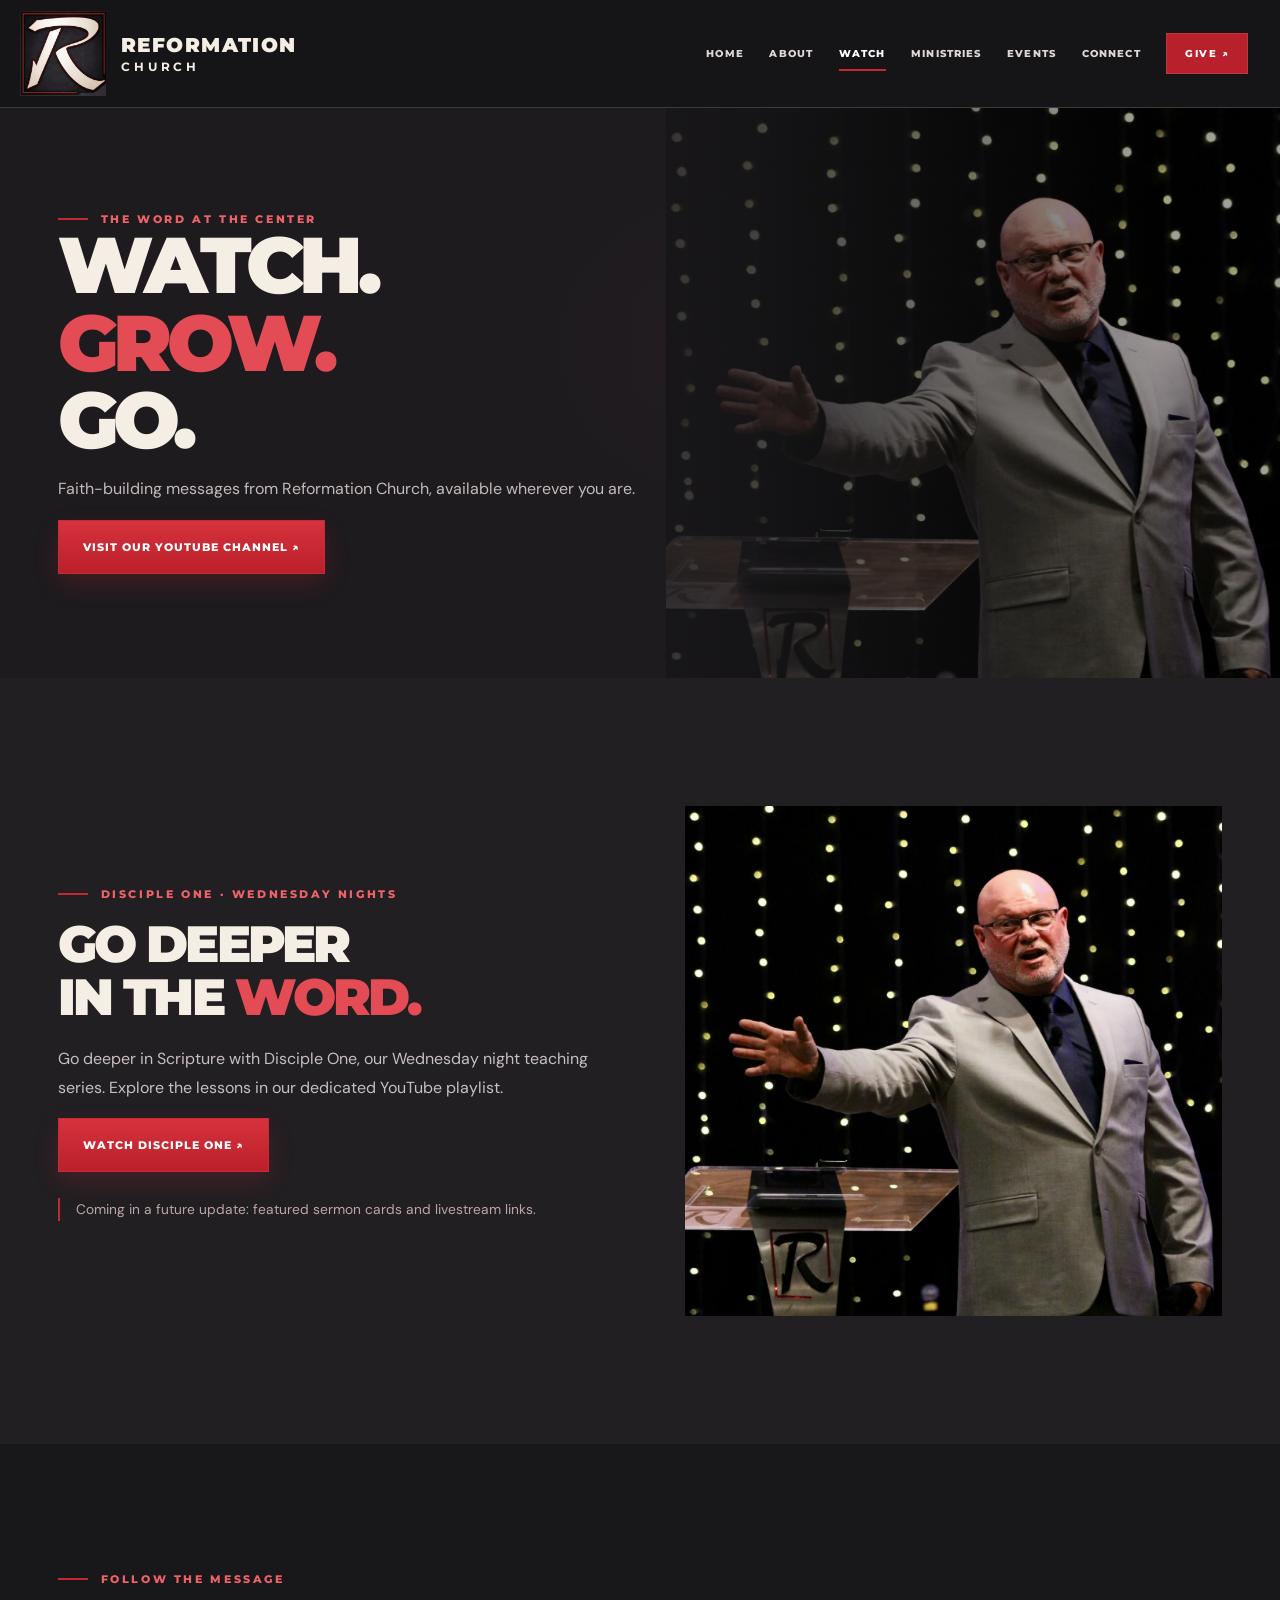
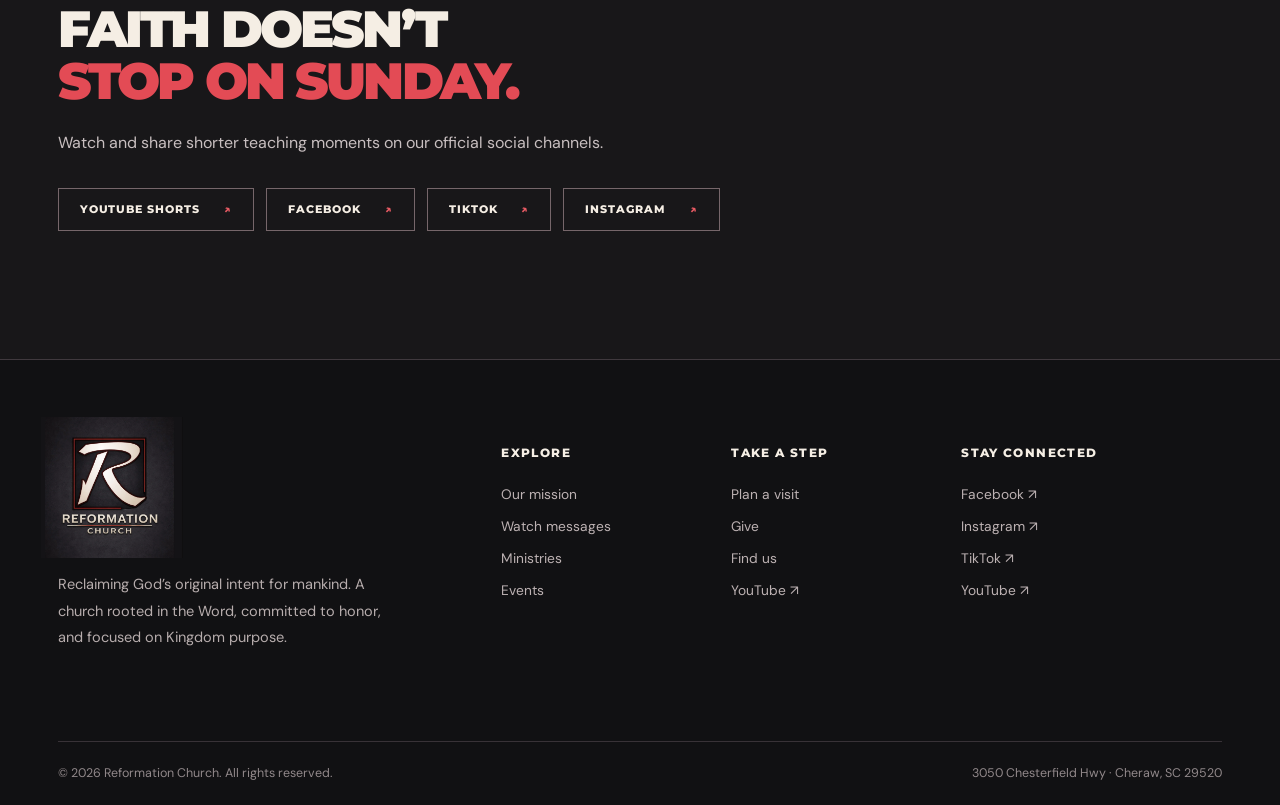
<file: watch.html>
<!doctype html><html lang="en"><head>
<meta charset="utf-8"><meta name="viewport" content="width=device-width, initial-scale=1">
<meta name="theme-color" content="#181719"><meta name="description" content="Reformation Church in Cheraw, South Carolina. Reclaiming God’s original intent for mankind.">
<title>Watch | Reformation Church</title>
<link rel="icon" type="image/webp" href="assets/images/logo-mark.webp"><link rel="preconnect" href="https://fonts.googleapis.com"><link rel="preconnect" href="https://fonts.gstatic.com" crossorigin>
<link rel="stylesheet" href="assets/css/styles.css">
</head><body>
<a class="sr-only" href="#main">Skip to content</a>
<header class="site-header inner-header">
  <div class="header-inner">
    <a class="brand" href="index.html" aria-label="Reformation Church homepage"><img class="brand-mark" src="assets/images/logo-mark.webp" alt=""><span class="brand-label">REFORMATION<small>CHURCH</small></span></a>
    <button class="menu-toggle" aria-label="Open menu" aria-expanded="false" aria-controls="site-nav">☰</button>
    <nav class="nav-links" id="site-nav" aria-label="Main navigation">
      <a href="index.html">Home</a>
<a href="about.html">About</a>
<a href="watch.html" aria-current="page">Watch</a>
<a href="ministries.html">Ministries</a>
<a href="events.html">Events</a>
<a href="connect.html">Connect</a>
      <a class="nav-give" href="give.html">Give ↗</a>
    </nav>
  </div>
</header>
<main id="main">
<section class="page-hero image-hero"><img class="cover" src="assets/images/hero-bishop.webp" alt="Bishop TC Holmes preaching"><div class="container page-hero-inner"><div class="eyebrow">The Word at the center</div><h1 class="display">WATCH.<br><span class="text-red">GROW.</span><br>GO.</h1><p>Faith-building messages from Reformation Church, available wherever you are.</p><a class="btn primary" href="https://youtube.com/@ReformationChurchCheraw" target="_blank" rel="noopener noreferrer">Visit our YouTube channel ↗</a></div></section>
<section class="section alt"><div class="container page-feature"><div><div class="eyebrow">Disciple One · Wednesday Nights</div><h2 class="section-heading">GO DEEPER<br>IN THE <span class="text-red">WORD.</span></h2><p class="body-copy">Go deeper in Scripture with Disciple One, our Wednesday night teaching series. Explore the lessons in our dedicated YouTube playlist.</p><a class="btn primary" href="https://www.youtube.com/watch?v=lSwhxUquP6w&amp;list=PLkqtNtNRJW116iyvXzuQtnoERsM54LtBY" target="_blank" rel="noopener noreferrer">Watch Disciple One ↗</a><div class="eyebrow-spacer"></div><p class="note">Coming in a future update: featured sermon cards and livestream links.</p></div><div class="photo-frame"><img src="assets/images/hero-bishop.webp" alt="Teaching at Reformation Church" loading="lazy"></div></div></section>
<section class="section dark"><div class="container"><div class="eyebrow">Follow the message</div><h2 class="section-heading">FAITH DOESN’T<br><span class="text-red">STOP ON SUNDAY.</span></h2><p class="body-copy">Watch and share shorter teaching moments on our official social channels.</p><div class="social-row"><a class="social-pill" data-social="youtubeShorts">YouTube Shorts <span>↗</span></a><a class="social-pill" data-social="facebook">Facebook <span>↗</span></a><a class="social-pill" data-social="tiktok">TikTok <span>↗</span></a><a class="social-pill" data-social="instagram">Instagram <span>↗</span></a></div></div></section></main>
<footer class="footer"><div class="container"><div class="footer-main">
  <div class="footer-brand"><img src="assets/images/logo-full.webp" class="footer-logo" alt="Reformation Church logo"><p class="footer-description">Reclaiming God’s original intent for mankind. A church rooted in the Word, committed to honor, and focused on Kingdom purpose.</p></div>
  <div><h4>Explore</h4><div class="footer-links"><a href="about.html">Our mission</a><a href="watch.html">Watch messages</a><a href="ministries.html">Ministries</a><a href="events.html">Events</a></div></div>
  <div><h4>Take a step</h4><div class="footer-links"><a href="connect.html">Plan a visit</a><a href="give.html">Give</a><a href="connect.html">Find us</a><a href="https://youtube.com/@ReformationChurchCheraw" target="_blank" rel="noopener noreferrer">YouTube ↗</a></div></div>
  <div><h4>Stay connected</h4><div class="footer-links"><a data-social="facebook">Facebook ↗</a><a data-social="instagram">Instagram ↗</a><a data-social="tiktok">TikTok ↗</a><a data-social="youtube">YouTube ↗</a><a data-social="rumble">Rumble ↗</a></div></div>
</div><div class="footer-bottom"><span>© <span id="year">2026</span> Reformation Church. All rights reserved.</span><span>3050 Chesterfield Hwy · Cheraw, SC 29520</span></div></div></footer>
<script src="assets/js/site-data.js"></script><script src="assets/js/site.js"></script>
<script>document.getElementById('year').textContent=new Date().getFullYear()</script>
</body></html>
</file>
<file: assets/css/styles.css>
@import url('https://fonts.googleapis.com/css2?family=Montserrat:wght@400;500;600;700;800;900&family=DM+Sans:wght@400;500;600;700&display=swap');
:root{color-scheme:dark;--bg:#181719;--bg2:#211e22;--bg3:#292529;--cream:#f5eee4;--muted:#bbb0af;--muted2:#897f81;--red:#ad2630;--red2:#76141d;--line:#40393e;--font:'Montserrat','Arial',sans-serif;--body:'DM Sans','Arial',sans-serif;--max:1320px}
*{box-sizing:border-box}html{scroll-behavior:smooth}body{margin:0;background:var(--bg);color:var(--cream);font-family:var(--body);-webkit-font-smoothing:antialiased}body.menu-open{overflow:hidden}a{color:inherit;text-decoration:none}button{font:inherit}button,a{-webkit-tap-highlight-color:transparent}button:focus-visible,a:focus-visible{outline:2px solid var(--cream);outline-offset:4px}img{max-width:100%;height:auto;display:block}::selection{background:#a3222c;color:white}.sr-only{position:absolute!important;width:1px;height:1px;padding:0;margin:-1px;overflow:hidden;clip:rect(0,0,0,0);white-space:nowrap;border:0}.container{width:min(calc(100% - 9vw),var(--max));margin:auto}.eyebrow{font:800 .68rem var(--font);letter-spacing:.24em;text-transform:uppercase;color:#e38b8f;display:flex;align-items:center;gap:13px}.eyebrow:before{content:'';width:30px;height:2px;background:var(--red)}.display{font:900 clamp(3.05rem,6.2vw,7.5rem)/.98 var(--font);letter-spacing:-.065em;text-transform:uppercase;margin:0}.display .outline{-webkit-text-stroke:1.1px var(--cream);color:transparent}.section-heading{font:900 clamp(2.3rem,4vw,4.7rem)/1.02 var(--font);letter-spacing:-.055em;text-transform:uppercase;margin:17px 0 22px}.body-copy{line-height:1.8;color:#c8bfc0;font-size:1rem;max-width:650px}.btn{display:inline-flex;align-items:center;justify-content:center;gap:26px;min-height:54px;padding:0 24px;font:800 .71rem var(--font);letter-spacing:.09em;text-transform:uppercase;transition:transform .24s,background .24s,color .24s,border-color .24s;border:1px solid transparent;cursor:pointer}.btn:hover{transform:translateY(-2px)}.btn.primary{background:var(--red);color:white}.btn.primary:hover{background:#c82f3b}.btn.secondary{border-color:#b6a5a6;background:#201e2180;color:var(--cream)}.btn.secondary:hover{background:var(--cream);color:var(--bg)}.btn.ghost{border-color:var(--line);color:var(--cream)}.btn.ghost:hover{border-color:var(--cream)}.btn.disabled{opacity:.55;cursor:not-allowed;pointer-events:none}.btn-arrow{font-size:1.2rem;line-height:1}.muted{color:var(--muted)}.text-red{color:#da6b73}.site-header{height:88px;display:flex;align-items:center;position:absolute;z-index:40;left:0;right:0;top:0;background:linear-gradient(180deg,rgba(15,15,17,.84),rgba(15,15,17,.11));border-bottom:1px solid #ffffff1d}.site-header.inner-header{position:relative;background:#151417;border-color:var(--line)}.header-inner{display:flex;align-items:center;justify-content:space-between;gap:24px;width:min(calc(100% - 7.6vw),1450px);margin:auto}.brand{display:inline-flex;align-items:center;gap:12px;min-width:230px}.brand-mark{width:47px;height:47px;object-fit:cover;border:1px solid #923038}.brand-label{font:900 1.08rem/.95 var(--font);letter-spacing:.085em;text-transform:uppercase}.brand-label small{display:block;font-size:.68rem;letter-spacing:.35em;margin-top:5px;font-weight:700}.nav-links{display:flex;align-items:center;gap:clamp(14px,2vw,31px)}.nav-links a:not(.nav-give){position:relative;font:800 .65rem var(--font);text-transform:uppercase;letter-spacing:.11em;white-space:nowrap;color:#dfd7d5;transition:color .2s}.nav-links a:not(.nav-give):hover,.nav-links a[aria-current="page"]{color:#fff}.nav-links a:not(.nav-give):after{content:'';position:absolute;bottom:-11px;left:0;width:0;background:var(--red);height:2px;transition:width .2s}.nav-links a:not(.nav-give):hover:after,.nav-links a[aria-current="page"]:after{width:100%}.nav-give{border:1px solid #9f4950;background:#92232d;padding:13px 18px;font:800 .65rem var(--font);letter-spacing:.14em;text-transform:uppercase}.nav-give:hover{background:#ba303b}.menu-toggle{display:none;border:1px solid var(--line);background:#292428;color:white;width:47px;height:47px;font-size:25px;cursor:pointer}
.hero{height:min(850px,100svh);min-height:680px;position:relative;overflow:hidden;background:#161518}.hero-slide{position:absolute;inset:0;visibility:hidden;opacity:0;transition:opacity .8s ease,visibility .8s;display:grid;grid-template-columns:57% 43%;isolation:isolate}.hero-slide.active{opacity:1;visibility:visible;z-index:1}.hero-slide:before{content:'';position:absolute;inset:0;z-index:2;pointer-events:none;background:linear-gradient(90deg,rgba(18,17,19,.18) 0%,rgba(18,17,19,0) 68%),linear-gradient(0deg,rgba(17,16,18,.75) 0%,transparent 20%)}.hero-content{z-index:5;display:flex;justify-content:center;flex-direction:column;align-items:flex-start;position:relative;padding:145px 5.5vw 115px max(6vw,calc((100vw - 1320px)/2));background:radial-gradient(ellipse at 15% 70%,#3b1c25aa 0%,transparent 52%),#1c1a1d}.hero-content:after{content:'';position:absolute;z-index:-1;right:-170px;top:0;bottom:0;width:200px;background:linear-gradient(90deg,#1c1a1d,transparent)}.hero-title{font:900 clamp(2.9rem,5.3vw,6.8rem)/.99 var(--font);letter-spacing:-.075em;text-transform:uppercase;margin:30px 0 22px;max-width:960px}.hero-title .accent{color:#c4444d}.hero-desc{max-width:500px;color:#d0c6c5;font-size:clamp(.95rem,1vw,1.08rem);line-height:1.8;margin:0 0 33px}.hero-actions{display:flex;gap:12px;flex-wrap:wrap}.hero-image{height:100%;position:relative;overflow:hidden;background:#29262b}.hero-image img{width:100%;height:100%;object-fit:cover;object-position:center 46%;filter:contrast(1.08) saturate(.89);transform:scale(1.025);transition:transform 7s linear}.hero-slide.active .hero-image img{transform:scale(1.08)}.hero-image.bishop img{object-position:center 22%}.hero-image.congregation img{object-position:55% 35%}.hero-image:after{content:'';position:absolute;inset:0;background:linear-gradient(180deg,#16141600 45%,#16141650),linear-gradient(90deg,#1b191c40,transparent 55%)}.hero-bottom{position:absolute;z-index:7;bottom:0;left:0;right:0;display:flex;align-items:center;justify-content:space-between;gap:26px;width:min(calc(100% - 12vw),1320px);margin:0 auto 39px}.slide-counter{font:800 .78rem var(--font);letter-spacing:.18em;color:#eae0dc}.slide-counter span{color:#d25e67}.carousel-controls{display:flex;align-items:center;gap:18px}.slide-dots{display:flex;gap:9px}.slide-dot{border:0;width:30px;height:3px;background:#ffffff55;cursor:pointer;padding:0;transition:background .2s}.slide-dot[aria-current="true"]{background:#df676f}.slide-arrow{background:#211b2188;border:1px solid #aa959799;color:#fff;cursor:pointer;width:43px;height:43px;display:grid;place-items:center;font-size:24px;transition:background .2s}.slide-arrow:hover{background:var(--red)}.scroll-cue{font:700 .61rem var(--font);letter-spacing:.28em;text-transform:uppercase;color:#eee4e0}.intro-strip{background:#0f0f11;border-block:1px solid #474043;min-height:72px;display:flex;align-items:center}.intro-inner{display:flex;gap:34px;justify-content:space-between;align-items:center}.intro-inner p{margin:0;font:800 .75rem var(--font);letter-spacing:.16em;text-transform:uppercase}.intro-inner strong{color:#e36f76}.intro-scroll{font:700 .67rem var(--font);letter-spacing:.12em;color:#bdb2af;text-transform:uppercase}.section{padding:clamp(78px,10vw,152px) 0}.section.dark{background:#181719}.section.alt{background:#211f22}.section.texture{background:radial-gradient(ellipse at 80% 30%,#51232a5c 0%,transparent 34%),#191719}.split{display:grid;grid-template-columns:1fr 1fr;gap:clamp(40px,7vw,120px);align-items:center}.intro-feature .image-stack{height:585px;position:relative}.image-stack .main{position:absolute;top:0;right:0;width:86%;height:86%;object-fit:cover;object-position:45% 50%;filter:saturate(.84)}.image-stack:before{content:'';width:60%;height:60%;border:1px solid #8f3039;position:absolute;left:0;bottom:0}.image-stack .picture-label{position:absolute;left:0;bottom:3%;padding:20px 26px;background:#9d202b;font:800 .63rem var(--font);letter-spacing:.2em;text-transform:uppercase}.statement{font:900 clamp(1.2rem,2.2vw,2rem)/1.35 var(--font);letter-spacing:-.032em;max-width:630px}.mission-highlight{border-left:3px solid #ad2732;padding-left:22px;margin:26px 0 32px}.mission-highlight p{color:#eee4e2;line-height:1.75;margin:0}.section-link{font:800 .7rem var(--font);letter-spacing:.15em;text-transform:uppercase;display:inline-flex;align-items:center;gap:18px;border-bottom:1px solid var(--red);padding-bottom:12px}.section-link:hover{color:#e68d95}.watch-splash{position:relative;min-height:590px;background:#0d0d0f;overflow:hidden;display:flex;align-items:center}.watch-splash .bg{position:absolute;inset:0;width:100%;height:100%;object-fit:cover;object-position:50% 28%;filter:brightness(.47) saturate(.65)}.watch-splash:after{content:'';position:absolute;inset:0;background:linear-gradient(90deg,#141214 5%,#141214af 55%,#18171911)}.watch-content{position:relative;z-index:2;padding-block:90px}.watch-content .section-heading{max-width:750px}.watch-content .body-copy{max-width:480px;margin-bottom:30px}.marquee-strip{border-block:1px solid var(--line);padding:24px 0;overflow:hidden;white-space:nowrap;color:#e2d6d2;font:800 clamp(.74rem,1.5vw,1rem) var(--font);letter-spacing:.2em;text-transform:uppercase}.marquee-strip .divider-dot{color:#b7323c;padding:0 30px}.values-grid{display:grid;grid-template-columns:repeat(4,1fr);gap:1px;background:#4b3c40;margin-top:52px;border:1px solid #4b3c40}.value-card{background:#211e22;padding:45px 28px;min-height:285px}.value-index{font:800 .73rem var(--font);color:#df747c;letter-spacing:.1em}.value-card h3{font:900 1.48rem var(--font);text-transform:uppercase;margin:43px 0 16px;letter-spacing:-.04em}.value-card p{font-size:.93rem;line-height:1.7;color:#bcb2b3;margin:0}.visit-grid{display:grid;grid-template-columns:repeat(3,1fr);gap:19px;margin-top:45px}.visit-card{padding:33px;border:1px solid #57444a;background:#211c22;min-height:222px}.visit-card .card-label{color:#e5878d;font:800 .63rem var(--font);letter-spacing:.17em;text-transform:uppercase}.visit-card h3{font:800 1.4rem var(--font);margin:23px 0 12px;letter-spacing:-.04em}.visit-card p{color:#b9b0af;line-height:1.7}.visit-card a{border-bottom:1px solid #ad2630;padding-bottom:5px}.social-row{display:flex;flex-wrap:wrap;gap:12px;margin-top:30px}.social-pill{border:1px solid #76666a;padding:14px 21px;font:800 .67rem var(--font);text-transform:uppercase;letter-spacing:.09em;transition:background .2s}.social-pill:hover{background:#a12631;border-color:#a12631}.social-pill span{color:#d88a8e;margin-left:20px}.callout{display:flex;justify-content:space-between;align-items:center;gap:36px;background:linear-gradient(100deg,#612029 0%,#8d202a 45%,#38191f 100%);padding:60px clamp(30px,6vw,88px)}.callout h2{font:900 clamp(1.9rem,3.3vw,3.9rem)/1 var(--font);letter-spacing:-.06em;text-transform:uppercase;margin:0 0 11px}.callout p{color:#f0c6c8;margin:0}.callout .btn{background:#f5eee4;color:#1c191c;white-space:nowrap}.callout .btn:hover{background:#fff}.footer{background:#111113;padding:82px 0 24px;border-top:1px solid var(--line)}.footer-main{display:grid;grid-template-columns:1.7fr .8fr .8fr 1.1fr;gap:40px;padding-bottom:75px}.footer-logo{width:142px;margin:-25px 0 0 -17px}.footer h4{font:800 .72rem var(--font);letter-spacing:.12em;text-transform:uppercase;margin:4px 0 25px}.footer-links{display:flex;flex-direction:column;align-items:flex-start;gap:14px;color:#bdb2b3;font-size:.86rem}.footer-links a:hover{color:#f5eee4}.footer-description{font-size:.91rem;color:#b7adad;line-height:1.8;max-width:350px}.footer-bottom{padding-top:23px;border-top:1px solid #383237;display:flex;justify-content:space-between;gap:24px;color:#91888a;font-size:.78rem}.footer-bottom a{color:#c5b7b7}.footer-bottom a:hover{color:#fff}
/* Inner pages */
.page-hero{min-height:480px;display:flex;align-items:center;position:relative;overflow:hidden;background:radial-gradient(ellipse at 75% 42%,#482129 0%,transparent 45%),#1d1b1e}.page-hero.image-hero{min-height:570px}.page-hero>.cover{position:absolute;right:0;top:0;height:100%;width:48%;object-fit:cover;object-position:50% 28%;filter:brightness(.64) saturate(.8)}.page-hero:after{content:'';position:absolute;inset:0;background:linear-gradient(90deg,#1d1b1e 35%,#1d1b1ebb 58%,transparent 90%)}.page-hero-inner{position:relative;z-index:1;padding-top:50px;padding-bottom:50px}.page-hero .display{max-width:910px}.page-hero p{max-width:650px;line-height:1.8;color:#c5babb;font-size:1rem}.mission-quote{border-left:4px solid var(--red);padding:15px 0 15px 35px;font:700 clamp(1.1rem,2vw,1.65rem)/1.6 var(--font);max-width:920px}.principles{display:grid;grid-template-columns:repeat(2,1fr);gap:22px;margin-top:50px}.principle{background:#252126;padding:40px;border:1px solid #493940}.principle .small-index{font:800 .68rem var(--font);color:#d86b74;letter-spacing:.21em}.principle h3{font:900 1.55rem var(--font);letter-spacing:-.03em;text-transform:uppercase;margin:16px 0}.principle p,.principle li{color:#beb2b3;line-height:1.8}.principle ul{padding-left:20px}.page-feature{display:grid;grid-template-columns:1fr 1fr;gap:clamp(40px,7vw,100px);align-items:center}.page-feature .photo-frame{min-height:460px;overflow:hidden}.page-feature .photo-frame img{height:510px;width:100%;object-fit:cover;object-position:center 34%}.empty-panel{border:1px solid #574348;background:linear-gradient(120deg,#292126,#181719);padding:55px;min-height:300px;display:flex;flex-direction:column;justify-content:center;align-items:flex-start}.empty-panel h3{font:800 1.8rem var(--font);letter-spacing:-.04em;text-transform:uppercase;margin:12px 0}.empty-panel p{line-height:1.8;color:#beb3b6;max-width:590px}.info-pair{display:grid;grid-template-columns:1fr 1fr;gap:22px;margin-top:35px}.info-pair .info-box{border:1px solid #4e4044;padding:32px;background:#242025}.info-pair h3{font:800 1.1rem var(--font);text-transform:uppercase}.info-box p{color:#bfb3b3;line-height:1.8}.mini-social-grid{display:grid;grid-template-columns:repeat(2,1fr);gap:14px}.mini-social-grid a{padding:25px 29px;border:1px solid #504145;display:flex;justify-content:space-between;align-items:center;font:800 .82rem var(--font);text-transform:uppercase;letter-spacing:.09em;transition:background .2s}.mini-social-grid a:hover{background:#8c2029}.note{font-size:.86rem;color:#bca6a8;border-left:2px solid var(--red);padding-left:16px;line-height:1.65}.eyebrow-spacer{height:12px}
@media(max-width:1100px){.nav-links{gap:15px}.nav-links a:not(.nav-give){font-size:.59rem}.brand{min-width:195px}.brand-label{font-size:.95rem}.brand-label small{font-size:.58rem}.hero-title{font-size:clamp(2.9rem,5vw,5rem)}.values-grid{grid-template-columns:repeat(2,1fr)}}
@media(max-width:830px){.site-header{height:76px}.header-inner{width:calc(100% - 34px)}.brand-mark{width:44px;height:44px}.brand{min-width:0}.menu-toggle{display:block;z-index:51}.nav-links{position:fixed;top:0;left:0;right:0;height:100svh;background:#151417;flex-direction:column;justify-content:center;align-items:stretch;gap:0;padding:110px 11vw 50px;transform:translateY(-105%);transition:transform .32s;z-index:50}.nav-links.open{transform:translateY(0)}.nav-links a:not(.nav-give){font-size:1.25rem;padding:12px 0}.nav-links a:not(.nav-give):after{bottom:8px}.nav-give{text-align:center;margin-top:18px;padding:18px}.hero{min-height:780px;height:100svh;max-height:950px}.hero-slide{display:block}.hero-image{position:absolute;inset:0 0 0 15%;height:100%}.hero-image img{object-position:center 22%;filter:brightness(.6) saturate(.85)}.hero-image.bishop img{object-position:center 22%}.hero-content{height:100%;padding:145px 8vw 150px;background:linear-gradient(90deg,#191719 1%,#191719dc 52%,#1917195c 100%);justify-content:center}.hero-content:after{display:none}.hero-title{font-size:clamp(3rem,8vw,5.7rem);max-width:750px}.hero-desc{max-width:580px}.hero-bottom{width:calc(100% - 16vw)}.split,.page-feature{grid-template-columns:1fr}.intro-feature .image-stack{height:470px;max-width:650px}.visit-grid{grid-template-columns:1fr}.footer-main{grid-template-columns:1.1fr 1fr;gap:45px}.page-hero>.cover{width:70%;filter:brightness(.47)}.page-hero:after{background:linear-gradient(90deg,#1d1b1e 2%,#1d1b1ec7 63%,transparent)}.principles{grid-template-columns:1fr}.watch-splash{min-height:510px}}
@media(max-width:540px){.container{width:calc(100% - 40px)}.brand-label{font-size:.78rem}.brand-label small{font-size:.5rem}.brand-mark{width:40px;height:40px}.hero{min-height:720px;max-height:840px}.hero-content{padding:134px 21px 130px}.hero-title{font-size:clamp(2.55rem,10.1vw,4.1rem);letter-spacing:-.065em}.hero-desc{font-size:.9rem;line-height:1.7}.hero-image{inset:0}.hero-image img{filter:brightness(.43) saturate(.78)}.hero-content{background:linear-gradient(90deg,#1b191cdd,#1b191c91)}.hero-actions{gap:9px}.btn{min-height:51px;padding:0 16px;font-size:.6rem;gap:15px}.scroll-cue{display:none}.hero-bottom{width:calc(100% - 40px);margin-bottom:25px}.slide-arrow{width:37px;height:37px}.carousel-controls{gap:9px}.intro-inner{justify-content:center}.intro-inner p{font-size:.59rem;text-align:center;line-height:1.6}.intro-scroll{display:none}.section{padding:75px 0}.section-heading{font-size:clamp(2.15rem,9.4vw,3.7rem)}.intro-feature .image-stack{height:350px}.image-stack .picture-label{font-size:.51rem;padding:14px 17px}.value-card{min-height:250px;padding:32px 24px}.value-card h3{font-size:1.2rem;margin-top:26px}.values-grid{grid-template-columns:1fr}.callout{display:block;padding:45px 27px}.callout .btn{margin-top:24px}.footer{padding-top:56px}.footer-main{grid-template-columns:1fr 1fr;gap:31px}.footer-brand{grid-column:span 2}.footer-logo{margin:-22px 0 0 -22px}.footer-bottom{flex-direction:column;gap:9px}.page-hero{min-height:430px}.page-hero.image-hero{min-height:525px}.page-hero .display{font-size:clamp(2.7rem,10vw,4rem)}.page-hero-inner{padding-top:60px}.principle{padding:28px}.mini-social-grid,.info-pair{grid-template-columns:1fr}.empty-panel{padding:31px;min-height:260px}.watch-splash{min-height:550px}.page-feature .photo-frame img{height:395px}}
@media(prefers-reduced-motion:reduce){html{scroll-behavior:auto}*,*:before,*:after{animation-duration:.01ms!important;transition-duration:.01ms!important}.hero-slide.active .hero-image img{transform:none}}
/* Hide not-yet-approved external accounts even when a link has layout styling. */
[hidden] { display: none !important; }


/* Ministries page: responsive featured series and ministry cards */
.ministry-section{padding-top:clamp(75px,8vw,120px)}
.ministry-lead{max-width:850px;margin-bottom:clamp(30px,4vw,55px)}
.ministry-lead .body-copy{max-width:700px}
.ministry-featured{display:grid;grid-template-columns:1.15fr .85fr;border:1px solid #634047;background:radial-gradient(ellipse at 92% 10%,#54252b 0%,transparent 55%),#19171a;overflow:hidden}
.ministry-featured-media{position:relative;min-height:430px;background:#171517}
.ministry-featured-media video{display:block;position:absolute;inset:0;width:100%;height:100%;object-fit:contain}
.ministry-featured-copy{padding:clamp(30px,4.3vw,64px);display:flex;flex-direction:column;align-items:flex-start;justify-content:center}
.ministry-featured-copy h3{font:900 clamp(2.3rem,4.4vw,4.8rem)/1.02 var(--font);letter-spacing:-.065em;margin:22px 0 8px}
.ministry-tagline{font:800 .75rem var(--font);letter-spacing:.22em;color:#eac8a0;margin:4px 0 24px}
.ministry-featured-copy .body-copy{margin:22px 0 29px}
.ministry-meeting{border-left:3px solid #b82b36;padding:8px 0 8px 17px;display:flex;flex-direction:row;align-items:baseline;flex-wrap:wrap;column-gap:18px;row-gap:10px;margin:22px 0;color:#ddd2d1}
.ministry-meeting span{font:700 .68rem var(--font);text-transform:uppercase;letter-spacing:.12em}
.ministry-meeting strong{font:800 clamp(1.25rem,2vw,1.75rem) var(--font);color:var(--cream);white-space:nowrap}
.ministry-grid{display:grid;grid-template-columns:repeat(2,minmax(0,1fr));gap:22px;margin-top:clamp(56px,6vw,86px)}
.ministry-card{min-width:0;display:flex;flex-direction:column;border:1px solid #49383f;background:#1b191c;overflow:hidden}
.ministry-card-art{height:clamp(255px,25vw,350px);min-width:0;display:flex;align-items:center;justify-content:center;padding:20px;background:#181719;overflow:hidden}
.ministry-card-art img{display:block;flex:none;width:auto;height:auto;max-width:100%;max-height:100%;object-fit:contain;object-position:center}
.ministry-card-copy{padding:clamp(28px,3vw,45px);flex:1;display:flex;flex-direction:column;align-items:flex-start}
.ministry-card-copy h3{font:900 clamp(1.6rem,2.3vw,2.55rem)/1.08 var(--font);letter-spacing:-.055em;margin:20px 0 12px}
.ministry-card-copy .body-copy{margin:10px 0 24px}
.ministry-card-copy .section-link{margin-top:auto}
.ministry-card-copy .ministry-meeting{margin:12px 0 8px}
.ministry-card-wide{grid-column:1/-1;display:grid;grid-template-columns:1fr 1fr}
.ministry-card-wide .ministry-card-art{height:clamp(255px,25vw,350px);min-height:255px}
.ministry-card-wide .ministry-card-art img{width:auto;height:auto;max-width:100%;max-height:100%;object-fit:contain;object-position:center}
.ministry-card-wide .ministry-card-copy{justify-content:center}
@media(max-width:950px){.ministry-featured{grid-template-columns:1fr}.ministry-featured-media{min-height:360px}.ministry-featured-copy{padding:38px}.ministry-featured-copy h3{font-size:clamp(2.6rem,6vw,4rem)}.ministry-card-art,.ministry-card-wide .ministry-card-art{height:290px;min-height:0}}
@media(max-width:670px){.ministry-grid{grid-template-columns:1fr}.ministry-featured-media{min-height:230px}.ministry-featured-copy{padding:28px 23px 34px}.ministry-featured-copy h3{font-size:clamp(2.2rem,9vw,3.2rem)}.ministry-card-art,.ministry-card-wide .ministry-card-art{height:260px;min-height:0;padding:15px}.ministry-card-copy{padding:29px 24px 34px}.ministry-card-wide{grid-column:auto;grid-template-columns:1fr}.ministry-card-wide .ministry-card-art{height:260px;min-height:0}.ministry-card-wide .ministry-card-art img{width:auto;height:auto;max-width:100%;max-height:100%}}
@media(prefers-reduced-motion:reduce){.ministry-featured-media video{visibility:hidden}.ministry-featured-media{background:center/contain no-repeat url('../images/disciple-one.webp')}}

/* Youth and children's age ranges */
.ministry-age{display:inline-block;margin:9px 0 13px;padding:10px 16px;background:#30252a;border-left:3px solid var(--red);color:#f2dfe0;font:800 .78rem var(--font);letter-spacing:.04em}
.ministry-card-copy .ministry-age+.body-copy{margin-top:7px}


/* Events: featured upcoming joint service */
.events-section{padding-top:clamp(75px,8vw,120px)}
.events-intro{margin:0 0 clamp(28px,4vw,52px)}
.event-feature{display:grid;grid-template-columns:minmax(0,.95fr) minmax(0,1.05fr);background:radial-gradient(ellipse at 95% 10%,#442127,transparent 60%),#1b191c;border:1px solid #5a4248;overflow:hidden}
.event-flyer{background:#0e0d0f;display:flex;align-items:center;justify-content:center;padding:clamp(12px,2.4vw,28px);min-width:0}
.event-flyer img{display:block;width:100%;height:auto;max-width:100%;object-fit:contain;object-position:center;box-shadow:0 20px 48px #0008}
.event-content{padding:clamp(30px,4.6vw,70px);align-self:center;min-width:0}
.event-content h3{font:900 clamp(2.2rem,3.8vw,4.5rem)/1.02 var(--font);letter-spacing:-.06em;margin:22px 0 25px}
.event-description{font-size:1rem;line-height:1.85;color:#d5c8c8;margin:0 0 26px;max-width:580px}
.event-details{border-top:1px solid #59434a;border-bottom:1px solid #59434a;margin:30px 0;padding:9px 0}
.event-detail{display:flex;flex-direction:column;gap:7px;padding:17px 0;border-bottom:1px solid #3b3238}
.event-detail:last-child{border:0}
.event-detail-label{font:800 .64rem var(--font);letter-spacing:.2em;text-transform:uppercase;color:#e1888d}
.event-detail strong{font:800 clamp(1rem,1.4vw,1.22rem) var(--font);line-height:1.35;color:var(--cream)}
.event-detail>span:last-child:not(.event-detail-label){font-size:.94rem;color:#c7babc;line-height:1.55}
.event-actions{display:flex;flex-wrap:wrap;gap:12px}
.event-more{display:flex;align-items:center;justify-content:space-between;gap:35px;flex-wrap:wrap;border:1px solid #4b3a40;background:#201d20;padding:28px clamp(24px,3vw,38px);margin-top:28px}
.event-more p{margin:12px 0 0;color:#c9bfc0;line-height:1.6}
.event-more .section-link{white-space:nowrap}
@media(max-width:1000px){.event-feature{grid-template-columns:1fr 1fr}.event-content{padding:36px}.event-content h3{font-size:clamp(2rem,4.4vw,3.3rem)}}
@media(max-width:760px){.event-feature{grid-template-columns:1fr}.event-flyer{padding:20px}.event-flyer img{max-width:520px}.event-content{padding:35px 28px 42px}.event-content h3{font-size:clamp(2.3rem,7vw,4rem)}.event-more{align-items:flex-start}}
@media(max-width:540px){.event-flyer{padding:13px}.event-content{padding:29px 22px 37px}.event-content h3{font-size:clamp(2rem,8vw,3.2rem)}.event-actions .btn{width:100%}.event-more{padding:25px 22px}}


/* Homepage hero: balanced split-photo composition v3
   Keep the portrait photographs fully framed rather than zooming them to fill a wide screen. */
@media (min-width:831px) {
  .hero { height:clamp(790px,94svh,980px);min-height:790px; }
  .hero-slide { display:grid;grid-template-columns:minmax(0,54%) minmax(0,46%); }
  .hero-content {
    width:100%;height:100%;min-height:100%;
    display:flex;flex-direction:column;align-items:flex-start;justify-content:center;
    padding:135px clamp(28px,4vw,70px) 155px max(6vw,calc((100vw - 1320px)/2));
    background:radial-gradient(ellipse at 18% 70%,#3a1d26aa 0%,transparent 48%),#1c1a1d;
  }
  .hero-content:after { right:-100px;top:0;bottom:0;width:115px;display:block;background:linear-gradient(90deg,#1c1a1d,transparent); }
  .hero-title {font-size:clamp(2.9rem,4.1vw,5.35rem);line-height:1.01;max-width:100%;margin:23px 0 18px;letter-spacing:-.07em}
  .hero-desc {max-width:520px;line-height:1.65;margin:0 0 27px}
  .hero-actions {position:relative;z-index:6;gap:13px}
  .hero-image {
    position:relative;inset:auto;width:100%;height:100%;z-index:0;overflow:hidden;
    background:radial-gradient(ellipse at center,#393039 0%,#211e23 55%,#161518 100%);
  }
  .hero-image img {
    width:100%;height:100%;object-fit:contain;object-position:center center;
    filter:brightness(.86) saturate(.90) contrast(1.04);
    transform:none;transition:none;
  }
  .hero-slide.active .hero-image img {transform:none}
  .hero-image.prayer {background:#241f29}
  .hero-image.prayer:before {
    content:"";position:absolute;inset:-18px;
    background:url('../images/hero-prayer.webp') center/cover no-repeat;
    filter:blur(28px) brightness(.3);transform:scale(1.04);
  }
  .hero-image.prayer img {position:relative;object-fit:contain;object-position:center center}
  .hero-image.bishop img {object-position:center center}
  .hero-image.congregation img {object-position:center center}
  .hero-image:after {
    background:linear-gradient(90deg,rgba(18,17,19,.38) 0%,transparent 12%),
               linear-gradient(0deg,rgba(16,14,17,.52),transparent 24%);
  }
  .hero-bottom {
    bottom:0;margin-bottom:0;padding:19px 0 28px;
    display:grid;grid-template-columns:auto 1fr auto;align-items:center;gap:24px;
    width:min(calc(100% - 13vw),1320px);
    border-top:1px solid rgba(255,255,255,.23);
  }
  .scroll-cue {text-align:center}
  .carousel-controls {justify-self:end}
}
@media (min-width:831px) and (max-width:1220px) {
  .hero {min-height:770px;height:clamp(770px,96svh,920px)}
  .hero-content {padding-top:125px;padding-bottom:145px}
  .hero-title {font-size:clamp(2.65rem,4.1vw,4.4rem)}
  .scroll-cue {display:none}
  .hero-bottom {grid-template-columns:1fr auto}
}
@media (max-width:830px) {
  .hero {min-height:770px;height:clamp(770px,100svh,940px);max-height:none}
  .hero-slide {display:block}
  .hero-image {position:absolute;inset:0;height:100%;width:100%}
  .hero-image img {object-position:center 30%}
  .hero-content {min-height:100%;height:100%;padding:140px 8vw 165px;justify-content:center}
  .hero-title {font-size:clamp(2.75rem,7.2vw,5.2rem);margin:22px 0 18px;max-width:720px}
  .hero-desc {line-height:1.6;margin-bottom:25px}
  .hero-bottom {margin-bottom:22px}
  .scroll-cue {display:none}
}
@media (max-width:540px) {
  .hero {min-height:770px;height:clamp(770px,100svh,890px)}
  .hero-content {padding:128px 21px 160px}
  .hero-title {font-size:clamp(2.45rem,9.1vw,3.6rem)}
  .hero-bottom {margin-bottom:22px}
  .slide-counter {font-size:.7rem}
  .carousel-controls {gap:8px}
}
@media (max-height:760px) and (min-width:831px) {
  .hero {min-height:760px;height:760px}
  .hero-content {padding-top:110px;padding-bottom:125px}
  .hero-title {font-size:clamp(2.75rem,3.9vw,4.7rem)}
  .hero-bottom {padding-top:14px;padding-bottom:17px}
}


/* Header brand visibility refinement v1: use the original church mark at readable size. */
@media(min-width:1101px){
  .site-header{height:108px}
  .header-inner{width:min(calc(100% - 5vw),1480px)}
  .brand{min-width:300px;gap:15px;margin-left:-12px;flex-shrink:0}
  .brand-mark{width:86px;height:86px;object-fit:contain;border:0;background:transparent;flex-shrink:0}
  .brand-label{font-size:1.28rem;letter-spacing:.07em}
  .brand-label small{font-size:.75rem;letter-spacing:.32em;margin-top:7px}
}
@media(min-width:831px) and (max-width:1100px){
  .site-header{height:96px}
  .header-inner{width:calc(100% - 4vw);gap:12px}
  .brand{min-width:238px;gap:10px;margin-left:-4px;flex-shrink:0}
  .brand-mark{width:70px;height:70px;object-fit:contain;border:0;background:transparent;flex-shrink:0}
  .brand-label{font-size:1.02rem;letter-spacing:.055em}
  .brand-label small{font-size:.62rem;letter-spacing:.24em;margin-top:6px}
  .nav-links{gap:12px}
  .nav-links a:not(.nav-give){font-size:.57rem}
}
@media(max-width:830px){
  .site-header{height:84px}
  .brand{gap:11px;margin-left:0}
  .brand-mark{width:57px;height:57px;object-fit:contain;border:0;background:transparent;flex-shrink:0}
  .brand-label{font-size:.91rem}
  .brand-label small{font-size:.55rem;letter-spacing:.27em;margin-top:5px}
}
@media(max-width:540px){
  .brand{gap:8px}
  .brand-mark{width:52px;height:52px}
  .brand-label{font-size:.82rem}
  .brand-label small{font-size:.5rem;letter-spacing:.22em}
}


/* Reformation Church: richer true-red accents v1 */
:root {
  --red:#c62832;
  --red2:#8f151d;
}
.eyebrow,.event-detail-label {color:#ed6269}
.eyebrow:before {background:var(--red)}
.text-red,.hero-title .accent {color:#e34b55}
.btn.primary {
  background:linear-gradient(180deg,#d5323d 0%,#bb202a 100%);
  color:#fff;
  border-color:#cb2a35;
  box-shadow:0 10px 24px rgba(198,40,50,.20);
}
.btn.primary:hover {background:linear-gradient(180deg,#e03b46 0%,#c92531 100%)}
.nav-give {background:#b8212b;border-color:#c6333c;color:#fff}
.nav-give:hover {background:#d02b36;border-color:#e13b46}
.section-link,.visit-card a {border-bottom-color:var(--red)}
.section-link:hover {color:#ef7378}
.hero-title .accent,.text-red {text-shadow:none}
.slide-counter span {color:#e34b55}
.slide-dot[aria-current="true"],.image-stack .picture-label {background:#c62832}
.value-index,.visit-card .card-label,.social-pill span {color:#e65a63}
.intro-inner strong {color:#e34b55}
.mission-highlight,.ministry-age {border-left-color:var(--red)}
.callout {background:linear-gradient(100deg,#66171e 0%,#a11c27 45%,#381519 100%)}
</file>
